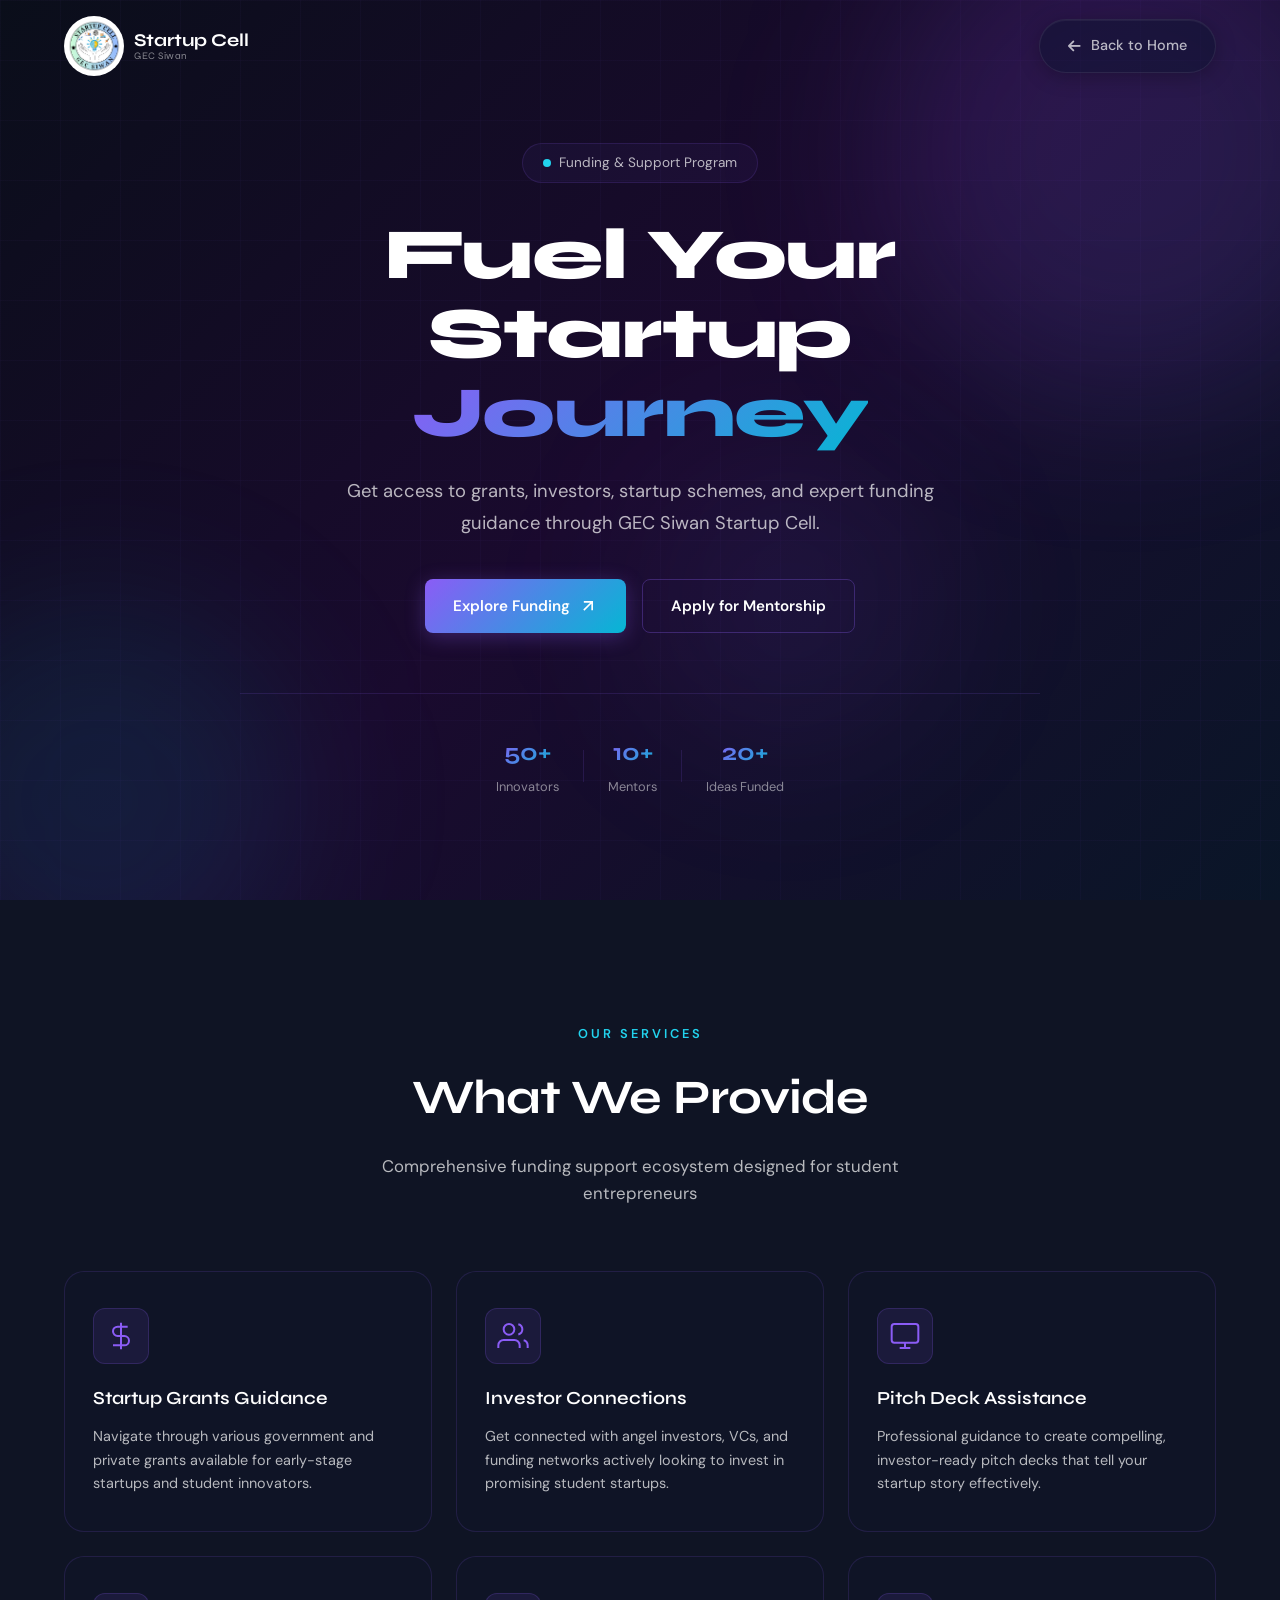
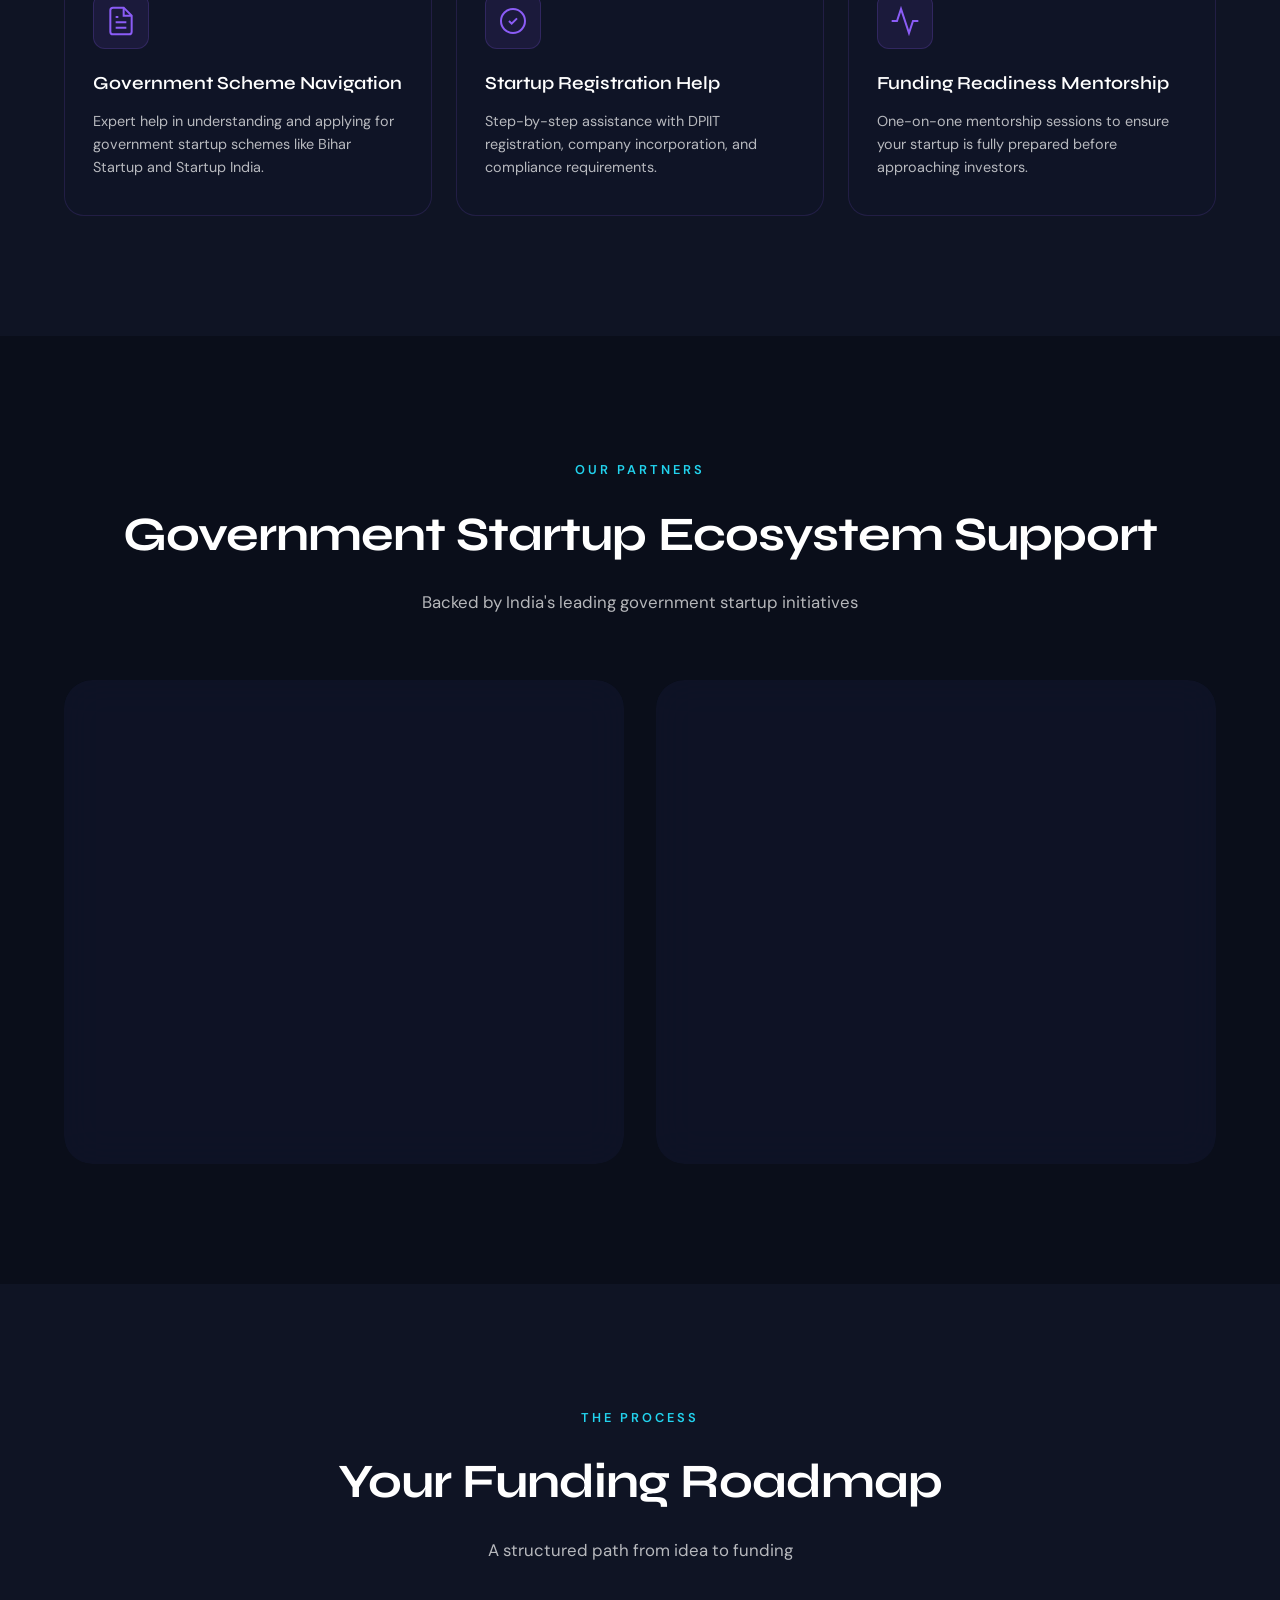
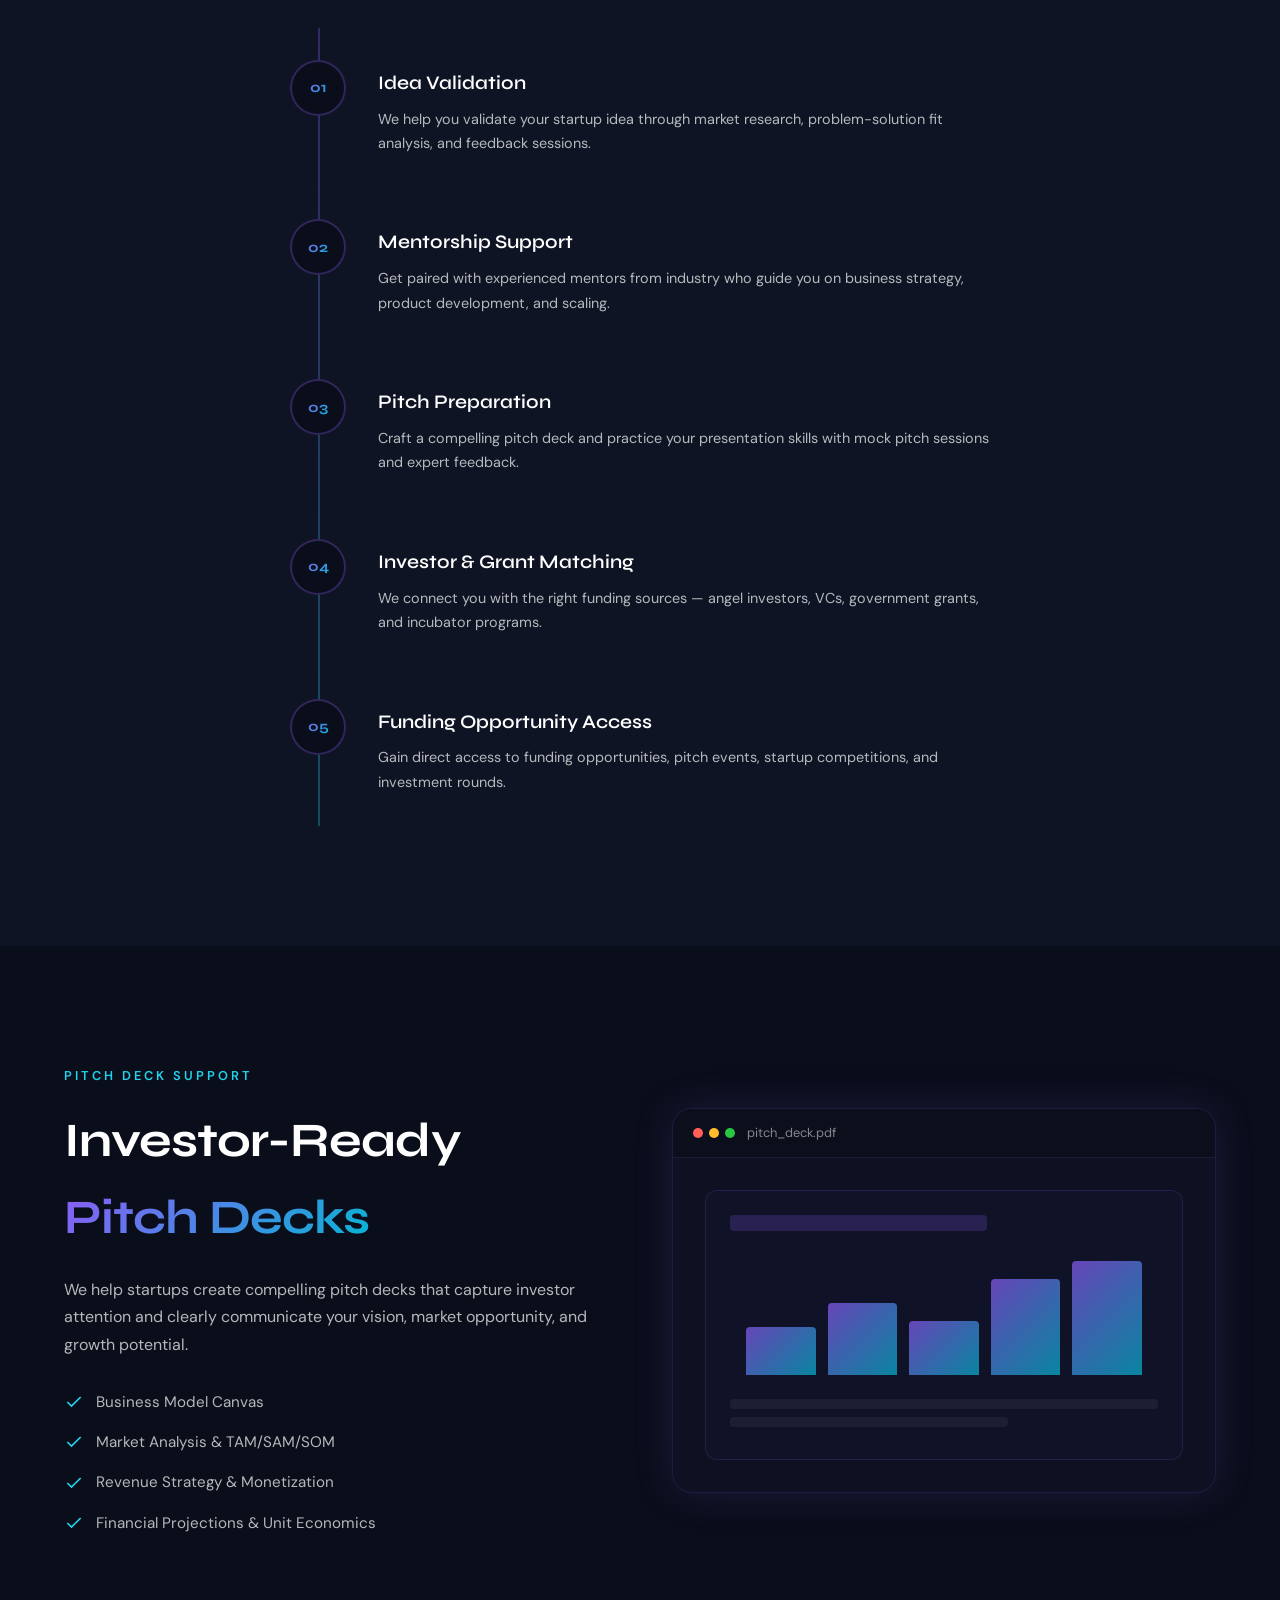
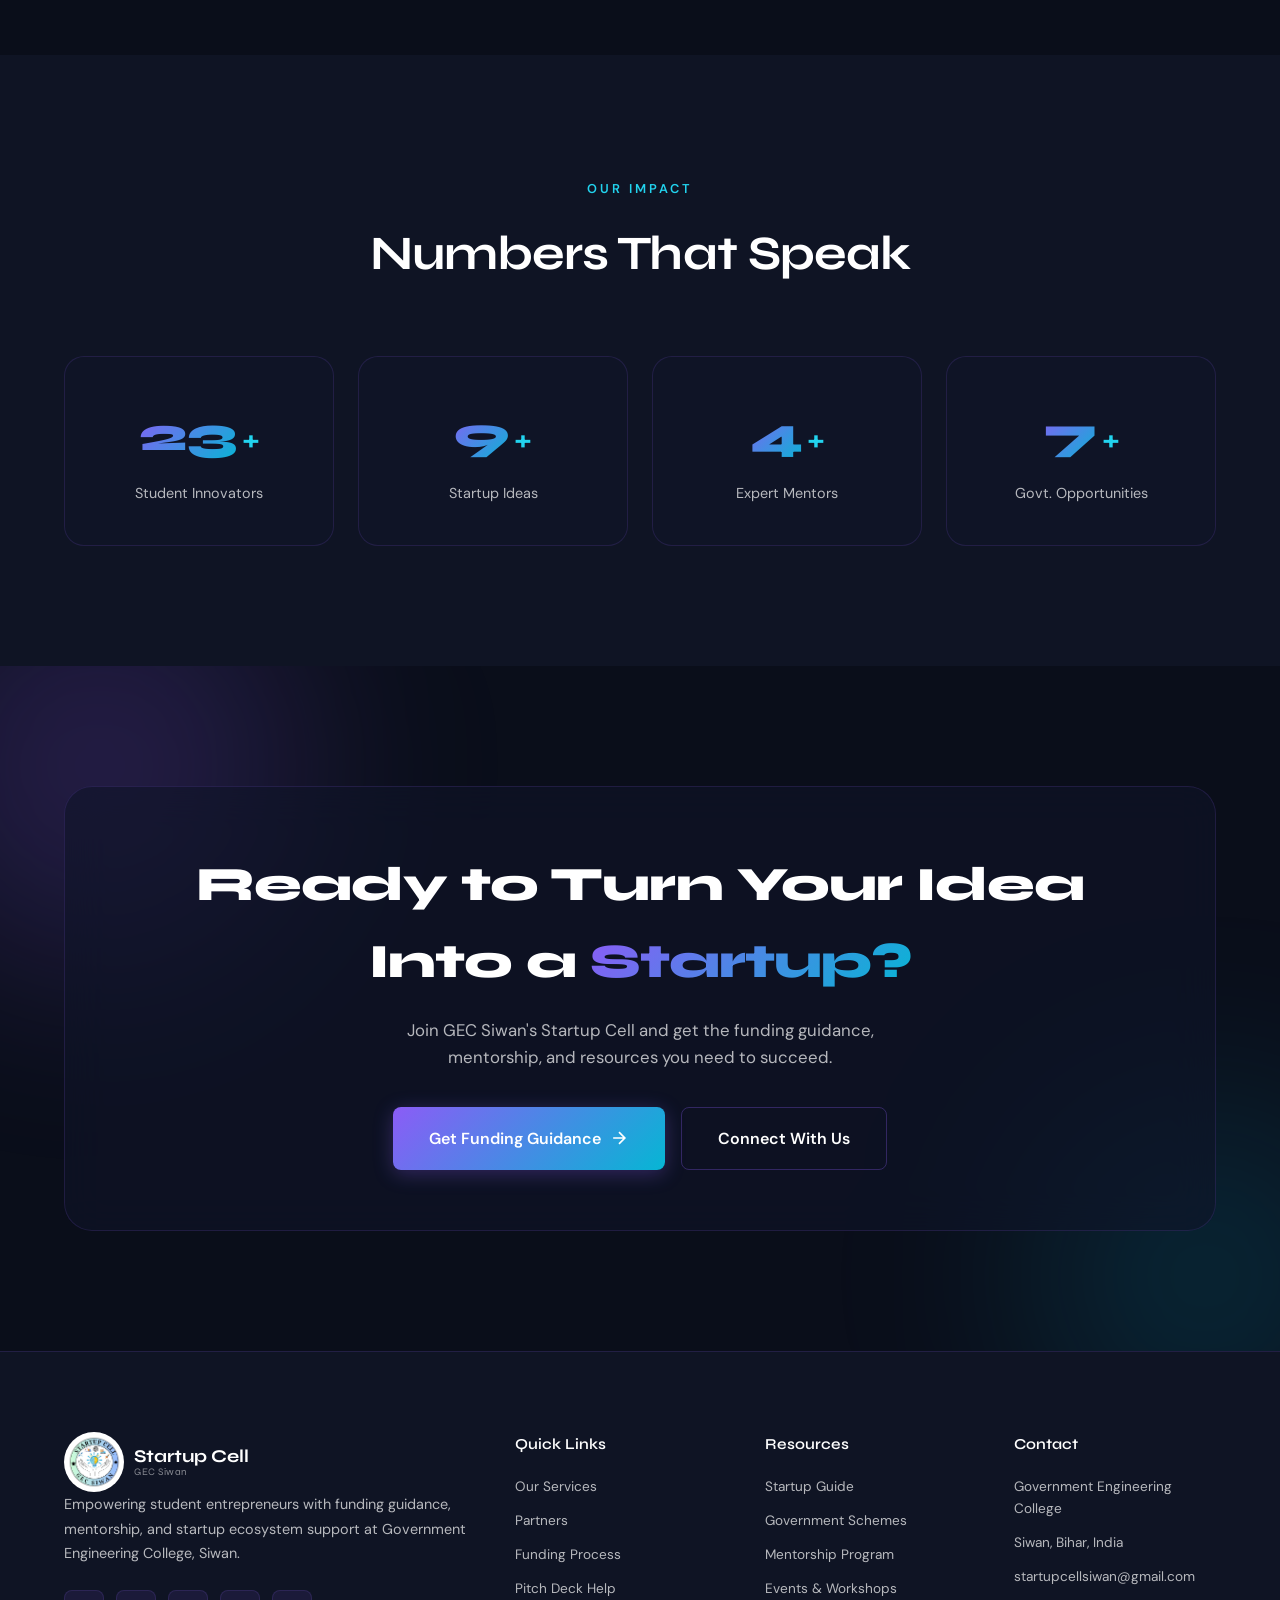
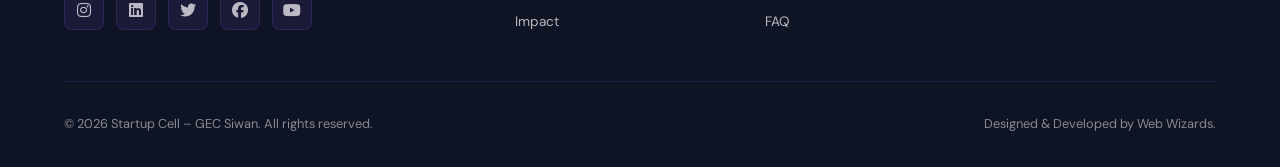
<file: funding.html>
<!DOCTYPE html>
<html lang="en">

<head>
    <meta charset="UTF-8">
    <meta name="viewport" content="width=device-width, initial-scale=1.0">
    <title>Funding & Support – Startup Cell GEC Siwan</title>
    <link rel="preconnect" href="https://fonts.googleapis.com">
    <link rel="preconnect" href="https://fonts.gstatic.com" crossorigin>
    <link href="https://fonts.googleapis.com/css2?family=Syne:wght@400;500;600;700;800&family=DM+Sans:ital,wght@0,400;0,500;0,600;0,700;1,400&display=swap"rel="stylesheet">
    <link rel="stylesheet" href="https://cdnjs.cloudflare.com/ajax/libs/font-awesome/6.5.0/css/all.min.css" />
    <link rel="stylesheet" href="funding.css">
    <link rel="icon" href="IMAGES/Startup Cell Logo.png" type="image/png">
</head>

<body>
    <!-- ========== NAVBAR ========== -->
    <nav class="navbar" id="navbar">
        <div class="nav-container">
            <a href="#" class="nav-logo">
                <div class="logo-icon">
                    <img src="IMAGES/Startup Cell Logo.png" alt="startup cell logo">
                </div>
                <div class="logo-text">Startup Cell<span>GEC Siwan</span></div>
            </a>
            <ul class="nav-links" id="navLinks">
                <!-- <li><a href="#hero">Home</a></li>
                <li><a href="#services">Services</a></li>
                <li><a href="#government">Partners</a></li>
                <li><a href="#timeline">Process</a></li>
                <li><a href="#stats">Impact</a></li>
                <li><a href="#cta" class="nav-cta">Get Funded</a></li>
                <li><a href="index.html" class="back-btn"> <i class="fa-solid fa-arrow-left"></i> Back to Home</a></li> -->
                <li><a href="index.html" class="back-btn"> <i class="fa-solid fa-arrow-left"></i> Back to Home</a></li>
            </ul>


            <button class="nav-toggle" id="navToggle" aria-label="Toggle menu">
                <span></span>
                <span></span>
                <span></span>
            </button>
        </div>
    </nav>

    <!-- ========== HERO SECTION ========== -->
    <section class="hero" id="hero">
        <div class="hero-bg">
            <div class="blob blob-1"></div>
            <div class="blob blob-2"></div>
            <div class="blob blob-3"></div>
            <div class="grid-overlay"></div>
        </div>
        <div class="hero-content">
            <div class="hero-badge fade-up">
                <span class="badge-dot"></span>
                Funding & Support Program
            </div>
            <h1 class="hero-title fade-up delay-1">
                Fuel Your Startup<br><span class="gradient-text">Journey</span>
            </h1>
            <p class="hero-subtitle fade-up delay-2">
                Get access to grants, investors, startup schemes, and expert funding guidance through GEC Siwan Startup
                Cell.
            </p>
            <div class="hero-buttons fade-up delay-3">
                <a href="#services" class="btn btn-primary">
                    <span>Explore Funding</span>
                    <svg width="20" height="20" viewBox="0 0 24 24" fill="none" stroke="currentColor" stroke-width="2">
                        <path d="M7 17l9.2-9.2M17 17V7H7" />
                    </svg>
                </a>
                <a href="#cta" class="btn btn-secondary">
                    <span>Apply for Mentorship</span>
                </a>
            </div>
            <div class="hero-stats-mini fade-up delay-4">
                <div class="mini-stat">
                    <span class="mini-stat-num">50+</span>
                    <span class="mini-stat-label">Innovators</span>
                </div>
                <div class="mini-stat-divider"></div>
                <div class="mini-stat">
                    <span class="mini-stat-num">10+</span>
                    <span class="mini-stat-label">Mentors</span>
                </div>
                <div class="mini-stat-divider"></div>
                <div class="mini-stat">
                    <span class="mini-stat-num">20+</span>
                    <span class="mini-stat-label">Ideas Funded</span>
                </div>
            </div>
        </div>
        <!-- <div class="hero-scroll-indicator">
            <div class="scroll-line"></div>
            <span>Scroll</span>
        </div> -->
    </section>

    <!-- ========== WHAT WE PROVIDE SECTION ========== -->
    <section class="services" id="services">
        <div class="container">
            <div class="section-header">
                <span class="section-tag fade-up">Our Services</span>
                <h2 class="section-title fade-up delay-1">What We Provide</h2>
                <p class="section-desc fade-up delay-2">Comprehensive funding support ecosystem designed for student
                    entrepreneurs</p>
            </div>
            <div class="services-grid">
                <div class="service-card fade-up">
                    <div class="service-icon">
                        <svg width="32" height="32" viewBox="0 0 24 24" fill="none" stroke="currentColor"
                            stroke-width="1.5">
                            <path d="M12 2v20M17 5H9.5a3.5 3.5 0 000 7h5a3.5 3.5 0 010 7H6" />
                        </svg>
                    </div>
                    <h3>Startup Grants Guidance</h3>
                    <p>Navigate through various government and private grants available for early-stage startups and
                        student innovators.</p>
                    <div class="service-card-glow"></div>
                </div>
                <div class="service-card fade-up delay-1">
                    <div class="service-icon">
                        <svg width="32" height="32" viewBox="0 0 24 24" fill="none" stroke="currentColor"
                            stroke-width="1.5">
                            <path d="M17 21v-2a4 4 0 00-4-4H5a4 4 0 00-4 4v2" />
                            <circle cx="9" cy="7" r="4" />
                            <path d="M23 21v-2a4 4 0 00-3-3.87M16 3.13a4 4 0 010 7.75" />
                        </svg>
                    </div>
                    <h3>Investor Connections</h3>
                    <p>Get connected with angel investors, VCs, and funding networks actively looking to invest in
                        promising student startups.</p>
                    <div class="service-card-glow"></div>
                </div>
                <div class="service-card fade-up delay-2">
                    <div class="service-icon">
                        <svg width="32" height="32" viewBox="0 0 24 24" fill="none" stroke="currentColor"
                            stroke-width="1.5">
                            <rect x="2" y="3" width="20" height="14" rx="2" />
                            <path d="M8 21h8M12 17v4" />
                        </svg>
                    </div>
                    <h3>Pitch Deck Assistance</h3>
                    <p>Professional guidance to create compelling, investor-ready pitch decks that tell your startup
                        story effectively.</p>
                    <div class="service-card-glow"></div>
                </div>
                <div class="service-card fade-up">
                    <div class="service-icon">
                        <svg width="32" height="32" viewBox="0 0 24 24" fill="none" stroke="currentColor"
                            stroke-width="1.5">
                            <path d="M14 2H6a2 2 0 00-2 2v16a2 2 0 002 2h12a2 2 0 002-2V8z" />
                            <path d="M14 2v6h6M16 13H8M16 17H8M10 9H8" />
                        </svg>
                    </div>
                    <h3>Government Scheme Navigation</h3>
                    <p>Expert help in understanding and applying for government startup schemes like Bihar Startup and
                        Startup India.</p>
                    <div class="service-card-glow"></div>
                </div>
                <div class="service-card fade-up delay-1">
                    <div class="service-icon">
                        <svg width="32" height="32" viewBox="0 0 24 24" fill="none" stroke="currentColor"
                            stroke-width="1.5">
                            <path d="M9 12l2 2 4-4M21 12a9 9 0 11-18 0 9 9 0 0118 0z" />
                        </svg>
                    </div>
                    <h3>Startup Registration Help</h3>
                    <p>Step-by-step assistance with DPIIT registration, company incorporation, and compliance
                        requirements.</p>
                    <div class="service-card-glow"></div>
                </div>
                <div class="service-card fade-up delay-2">
                    <div class="service-icon">
                        <svg width="32" height="32" viewBox="0 0 24 24" fill="none" stroke="currentColor"
                            stroke-width="1.5">
                            <path d="M22 12h-4l-3 9L9 3l-3 9H2" />
                        </svg>
                    </div>
                    <h3>Funding Readiness Mentorship</h3>
                    <p>One-on-one mentorship sessions to ensure your startup is fully prepared before approaching
                        investors.</p>
                    <div class="service-card-glow"></div>
                </div>
            </div>
        </div>
    </section>

    <!-- ========== GOVERNMENT SUPPORT SECTION ========== -->
    <section class="government" id="government">
        <div class="container">
            <div class="section-header">
                <span class="section-tag fade-up">Our Partners</span>
                <h2 class="section-title fade-up delay-1">Government Startup Ecosystem Support</h2>
                <p class="section-desc fade-up delay-2">Backed by India's leading government startup initiatives</p>
            </div>
            <div class="gov-grid">
                <!-- Bihar Startup Card -->
                <div class="gov-card fade-up">
                    <div class="gov-card-inner">
                        <div class="gov-logo">
                            <div class="gov-logo-placeholder">
                                <span class="gov-logo-text">
                                    <img class="gov-logo-img" src="IMAGES/Bihar Startup.png" alt="Bihar Startup Logo"
                                        class="gov-logo-img">
                                </span>
                                <span class="gov-logo-sub">Government of Bihar</span>
                            </div>
                        </div>
                        <div class="gov-info">
                            <h3>Bihar Startup</h3>
                            <p>Bihar Startup Policy aims to create a vibrant startup ecosystem in the state by providing
                                financial assistance, mentorship, and infrastructure support to aspiring entrepreneurs.
                            </p>
                            <p class="gov-quote">"Supporting student innovators and entrepreneurs across Bihar."</p>
                            <a href="https://startup.bihar.gov.in" target="_blank" rel="noopener noreferrer"
                                class="btn btn-gov">
                                <span>Visit Bihar Startup</span>
                                <svg width="16" height="16" viewBox="0 0 24 24" fill="none" stroke="currentColor"
                                    stroke-width="2">
                                    <path
                                        d="M18 13v6a2 2 0 01-2 2H5a2 2 0 01-2-2V8a2 2 0 012-2h6M15 3h6v6M10 14L21 3" />
                                </svg>
                            </a>
                        </div>
                    </div>
                    <div class="gov-card-glow"></div>
                </div>
                <!-- Startup India Card -->
                <div class="gov-card fade-up delay-1">
                    <div class="gov-card-inner">
                        <div class="gov-logo">
                            <div class="gov-logo-placeholder">
                                <span class="gov-logo-text">
                                    <img src="IMAGES/Startup India.png" alt="Startup India Logo" class="gov-logo-img">
                                </span>
                                <span class="gov-logo-sub">Government of India</span>
                            </div>
                        </div>
                        <div class="gov-info">
                            <h3>Startup India</h3>
                            <p>A flagship initiative of the Government of India, intended to catalyse startup culture
                                and build a strong and inclusive ecosystem for innovation and entrepreneurship.</p>
                            <p class="gov-quote">"Government of India initiative empowering startups nationwide."</p>
                            <a href="https://www.startupindia.gov.in" target="_blank" rel="noopener noreferrer"
                                class="btn btn-gov">
                                <span>Visit Startup India</span>
                                <svg width="16" height="16" viewBox="0 0 24 24" fill="none" stroke="currentColor"
                                    stroke-width="2">
                                    <path
                                        d="M18 13v6a2 2 0 01-2 2H5a2 2 0 01-2-2V8a2 2 0 012-2h6M15 3h6v6M10 14L21 3" />
                                </svg>
                            </a>
                        </div>
                    </div>
                    <div class="gov-card-glow"></div>
                </div>
            </div>
        </div>
    </section>

    <!-- ========== FUNDING PROCESS TIMELINE ========== -->
    <section class="timeline" id="timeline">
        <div class="container">
            <div class="section-header">
                <span class="section-tag fade-up">The Process</span>
                <h2 class="section-title fade-up delay-1">Your Funding Roadmap</h2>
                <p class="section-desc fade-up delay-2">A structured path from idea to funding</p>
            </div>
            <div class="timeline-wrapper">
                <div class="timeline-line"></div>
                <div class="timeline-item fade-up">
                    <div class="timeline-marker">
                        <span class="timeline-number">01</span>
                    </div>
                    <div class="timeline-content">
                        <h3>Idea Validation</h3>
                        <p>We help you validate your startup idea through market research, problem-solution fit
                            analysis, and feedback sessions.</p>
                    </div>
                </div>
                <div class="timeline-item fade-up delay-1">
                    <div class="timeline-marker">
                        <span class="timeline-number">02</span>
                    </div>
                    <div class="timeline-content">
                        <h3>Mentorship Support</h3>
                        <p>Get paired with experienced mentors from industry who guide you on business strategy, product
                            development, and scaling.</p>
                    </div>
                </div>
                <div class="timeline-item fade-up delay-2">
                    <div class="timeline-marker">
                        <span class="timeline-number">03</span>
                    </div>
                    <div class="timeline-content">
                        <h3>Pitch Preparation</h3>
                        <p>Craft a compelling pitch deck and practice your presentation skills with mock pitch sessions
                            and expert feedback.</p>
                    </div>
                </div>
                <div class="timeline-item fade-up">
                    <div class="timeline-marker">
                        <span class="timeline-number">04</span>
                    </div>
                    <div class="timeline-content">
                        <h3>Investor & Grant Matching</h3>
                        <p>We connect you with the right funding sources — angel investors, VCs, government grants, and
                            incubator programs.</p>
                    </div>
                </div>
                <div class="timeline-item fade-up delay-1">
                    <div class="timeline-marker">
                        <span class="timeline-number">05</span>
                    </div>
                    <div class="timeline-content">
                        <h3>Funding Opportunity Access</h3>
                        <p>Gain direct access to funding opportunities, pitch events, startup competitions, and
                            investment rounds.</p>
                    </div>
                </div>
            </div>
        </div>
    </section>

    <!-- ========== PITCH DECK SUPPORT ========== -->
    <section class="pitch-deck" id="pitch-deck">
        <div class="container">
            <div class="pitch-grid">
                <div class="pitch-content fade-up">
                    <span class="section-tag">Pitch Deck Support</span>
                    <h2 class="section-title">Investor-Ready<br><span class="gradient-text">Pitch Decks</span></h2>
                    <p class="pitch-desc">We help startups create compelling pitch decks that capture investor attention
                        and clearly communicate your vision, market opportunity, and growth potential.</p>
                    <ul class="pitch-features">
                        <li>
                            <svg width="20" height="20" viewBox="0 0 24 24" fill="none" stroke="currentColor"
                                stroke-width="2">
                                <path d="M20 6L9 17l-5-5" />
                            </svg>
                            Business Model Canvas
                        </li>
                        <li>
                            <svg width="20" height="20" viewBox="0 0 24 24" fill="none" stroke="currentColor"
                                stroke-width="2">
                                <path d="M20 6L9 17l-5-5" />
                            </svg>
                            Market Analysis & TAM/SAM/SOM
                        </li>
                        <li>
                            <svg width="20" height="20" viewBox="0 0 24 24" fill="none" stroke="currentColor"
                                stroke-width="2">
                                <path d="M20 6L9 17l-5-5" />
                            </svg>
                            Revenue Strategy & Monetization
                        </li>
                        <li>
                            <svg width="20" height="20" viewBox="0 0 24 24" fill="none" stroke="currentColor"
                                stroke-width="2">
                                <path d="M20 6L9 17l-5-5" />
                            </svg>
                            Financial Projections & Unit Economics
                        </li>
                    </ul>
                </div>
                <div class="pitch-visual fade-up delay-1">
                    <div class="pitch-mockup">
                        <div class="mockup-header">
                            <div class="mockup-dots">
                                <span></span><span></span><span></span>
                            </div>
                            <span class="mockup-title">pitch_deck.pdf</span>
                        </div>
                        <div class="mockup-body">
                            <div class="mockup-slide">
                                <div class="slide-title"></div>
                                <div class="slide-chart">
                                    <div class="chart-bar" style="height: 40%"></div>
                                    <div class="chart-bar" style="height: 60%"></div>
                                    <div class="chart-bar" style="height: 45%"></div>
                                    <div class="chart-bar" style="height: 80%"></div>
                                    <div class="chart-bar" style="height: 95%"></div>
                                </div>
                                <div class="slide-text"></div>
                                <div class="slide-text short"></div>
                            </div>
                        </div>
                    </div>
                    <!-- <div class="floating-element float-1">📊</div>
                    <div class="floating-element float-2">💡</div>
                    <div class="floating-element float-3">🚀</div> -->
                </div>
            </div>
        </div>
    </section>

    <!-- ========== STATISTICS SECTION ========== -->
    <section class="stats" id="stats">
        <div class="container">
            <div class="section-header">
                <span class="section-tag fade-up">Our Impact</span>
                <h2 class="section-title fade-up delay-1">Numbers That Speak</h2>
            </div>
            <div class="stats-grid">
                <div class="stat-card fade-up">
                    <div class="stat-number" data-target="50">0</div>
                    <div class="stat-suffix">+</div>
                    <div class="stat-label">Student Innovators</div>
                    <div class="stat-glow"></div>
                </div>
                <div class="stat-card fade-up delay-1">
                    <div class="stat-number" data-target="20">0</div>
                    <div class="stat-suffix">+</div>
                    <div class="stat-label">Startup Ideas</div>
                    <div class="stat-glow"></div>
                </div>
                <div class="stat-card fade-up delay-2">
                    <div class="stat-number" data-target="10">0</div>
                    <div class="stat-suffix">+</div>
                    <div class="stat-label">Expert Mentors</div>
                    <div class="stat-glow"></div>
                </div>
                <div class="stat-card fade-up">
                    <div class="stat-number" data-target="15">0</div>
                    <div class="stat-suffix">+</div>
                    <div class="stat-label">Govt. Opportunities</div>
                    <div class="stat-glow"></div>
                </div>
            </div>
        </div>
    </section>

    <!-- ========== CTA SECTION ========== -->
    <section class="cta" id="cta">
        <div class="cta-bg">
            <div class="cta-blob cta-blob-1"></div>
            <div class="cta-blob cta-blob-2"></div>
        </div>
        <div class="container">
            <div class="cta-content fade-up">
                <h2 class="cta-title">Ready to Turn Your Idea<br>Into a <span class="gradient-text">Startup?</span></h2>
                <p class="cta-desc">Join GEC Siwan's Startup Cell and get the funding guidance, mentorship, and
                    resources you need to succeed.</p>
                <div class="cta-buttons">
                    <a href="mentor.html" target="_blank" class="btn btn-primary btn-lg">
                        <span>Get Funding Guidance</span>
                        <svg width="20" height="20" viewBox="0 0 24 24" fill="none" stroke="currentColor"
                            stroke-width="2">
                            <path d="M5 12h14M12 5l7 7-7 7" />
                        </svg>
                    </a>
                    <a href="index.html#contact" class="btn btn-secondary btn-lg">
                        <!--Link To A section of another page   -->
                        <span>Connect With Us</span>
                    </a>
                </div>
            </div>
        </div>
    </section>

    <!-- ========== FOOTER ========== -->
    <footer class="footer">
        <div class="container">
            <div class="footer-grid">
                <div class="footer-brand">
                    <!-- <a href="#" class="footer-logo"> -->
                    <div class="nav-logo">
                        <div class="logo-icon"><img src="IMAGES/Startup Cell Logo.png"></div>
                        <div class="logo-text">Startup Cell<span>GEC Siwan</span></div>
                    </div>
                    <p>Empowering student entrepreneurs with funding guidance, mentorship, and startup ecosystem support
                        at Government Engineering College, Siwan.</p>
                    <div class="footer-socials">
                        <a href="https://www.instagram.com/scellgecsiwan?igsh=MWdob2xvY2lmMjdhZA==" target="_blank"><i
                                class="fa-brands fa-instagram"></i></a>
                        <a href="https://in.linkedin.com/in/scellgecsiwan" target="_blank"><i
                                class="fa-brands fa-linkedin"></i></a>
                        <a href="https://x.com/SCellGecSiwan" target="_blank"><i class="fa-brands fa-twitter"></i></a>
                        <a href="https://www.facebook.com/SCellGecSiwan" target="_blank"><i
                                class="fa-brands fa-facebook"></i></a>
                        <a href="https://youtube.com/@startupgecsiwan?si=REvMBt-APEKCzhYm" target="_blank"><i
                                class="fa-brands fa-youtube"></i></a>
                    </div>
                </div>
                <div class="footer-links">
                    <h4>Quick Links</h4>
                    <ul>
                        <li><a href="#services">Our Services</a></li>
                        <li><a href="#government">Partners</a></li>
                        <li><a href="#timeline">Funding Process</a></li>
                        <li><a href="#pitch-deck">Pitch Deck Help</a></li>
                        <li><a href="#stats">Impact</a></li>
                    </ul>
                </div>
                <div class="footer-links">
                    <h4>Resources</h4>
                    <ul>
                        <li><a href="#">Startup Guide</a></li>
                        <li><a href="#government">Government Schemes</a></li>
                        <li><a href="mentor.html">Mentorship Program</a></li>
                        <li><a href="#">Events & Workshops</a></li>
                        <li><a href="#">FAQ</a></li>
                    </ul>
                </div>
                <div class="footer-links">
                    <h4>Contact</h4>
                    <ul>
                        <li>Government Engineering College</li>
                        <li>Siwan, Bihar, India</li>
                        <li><a href="mailto:startupcellsiwan@gmail.com">startupcellsiwan@gmail.com</a></li>
                    </ul>
                </div>
            </div>
            <div class="footer-bottom">
                <p>&copy; 2026 Startup Cell – GEC Siwan. All rights reserved.</p>
                <p>Designed & Developed by Web Wizards.</p>
            </div>
        </div>
    </footer>

    <script src="funding.js"></script>
</body>

</html>
</file>
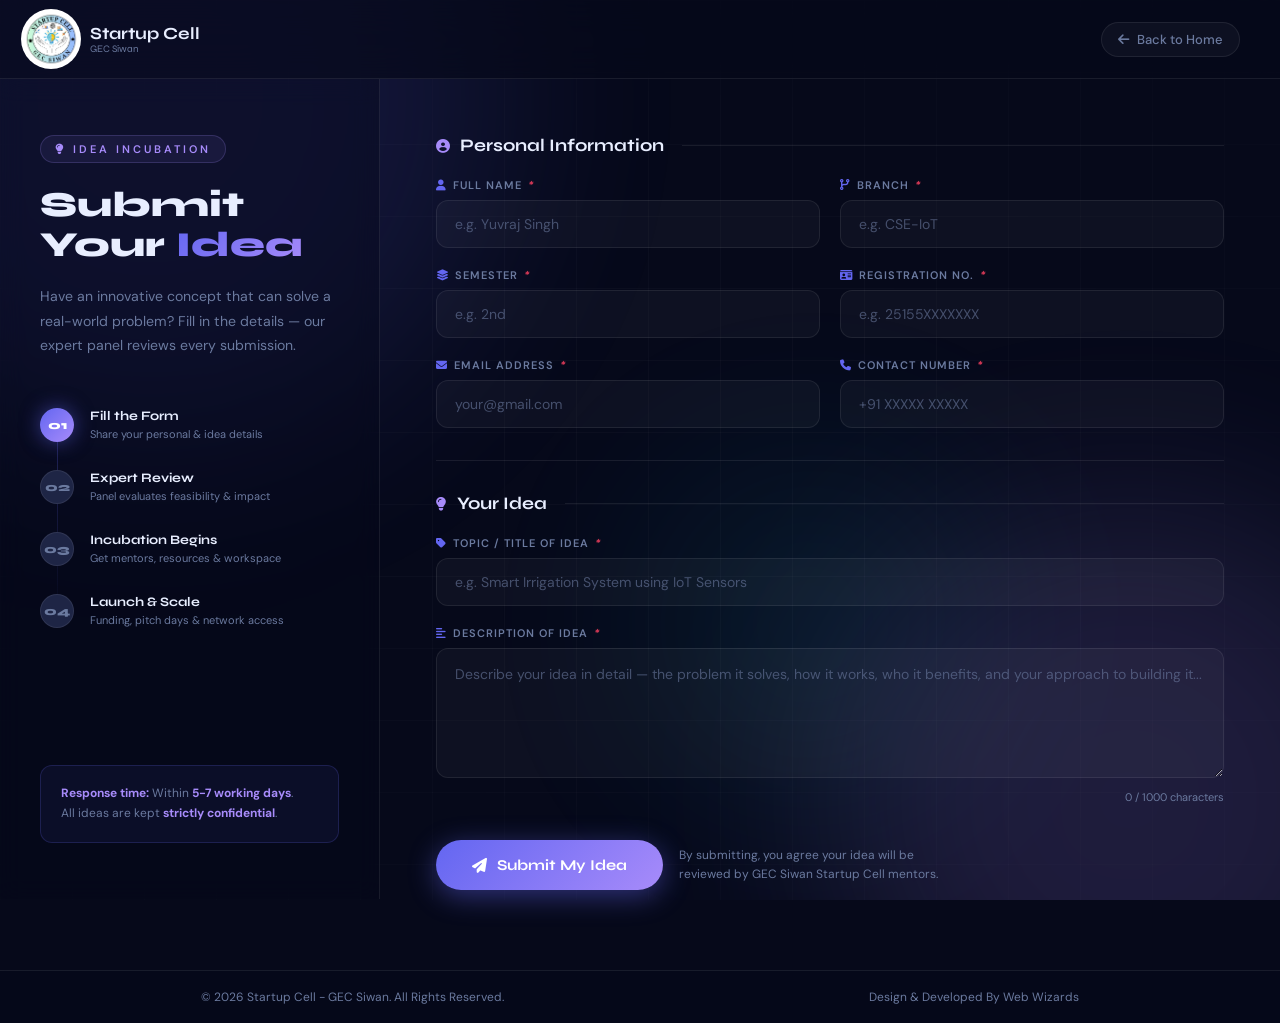
<file: idea.html>
<!DOCTYPE html>
<html lang="en">
<head>
  <meta charset="UTF-8"/>
  <meta name="viewport" content="width=device-width, initial-scale=1.0"/>
  <title>Submit Your Idea – GEC Siwan Startup Cell</title>
  <link href="https://fonts.googleapis.com/css2?family=Syne:wght@400;600;700;800&family=DM+Sans:wght@300;400;500&display=swap" rel="stylesheet"/>
  <link rel="stylesheet" href="https://cdnjs.cloudflare.com/ajax/libs/font-awesome/6.5.0/css/all.min.css"/>
  <link rel="stylesheet" href="idea.css">
  <link rel="shortcut icon" href="IMAGES/Startup Cell Logo.png" type="image/x-icon">
</head>
<body>

  <!-- Background -->
  <div class="bg-canvas">
    <div class="bg-orb o1"></div>
    <div class="bg-orb o2"></div>
    <div class="bg-orb o3"></div>
    <div class="grid-lines"></div>
  </div>

  <!-- Toast Container -->
  <div class="toast-wrap" id="toastWrap"></div>

  <!-- Page Wrapper -->
  <div class="page-wrap">

    <!-- ── Top Bar ── -->
    <header class="topbar">
      <a href="index.html" class="logo">
        <div class="logo-box">
          <img src="IMAGES/Startup Cell Logo.png" alt="Startup Cell Logo">
        </div>
        <div class="logo-name">Startup Cell <small>GEC Siwan</small></div>
      </a>
      <a href="index.html" class="back-btn">
        <i class="fa-solid fa-arrow-left"></i> Back to Home
      </a>
    </header>

    <!-- ── Sidebar ── -->
    <aside class="sidebar">
      <span class="sidebar-eyebrow"><i class="fa-solid fa-lightbulb"></i> Idea Incubation</span>
      <h1 class="sidebar-title">Submit Your <span class="grad-text">Idea</span></h1>
      <p class="sidebar-desc">Have an innovative concept that can solve a real-world problem? Fill in the details — our expert panel reviews every submission.</p>

      <div class="steps">
        <div class="step-item">
          <div class="step-dot active">01</div>
          <div class="step-text">
            <h5>Fill the Form</h5>
            <p>Share your personal &amp; idea details</p>
          </div>
        </div>
        <div class="step-item">
          <div class="step-dot pending">02</div>
          <div class="step-text">
            <h5>Expert Review</h5>
            <p>Panel evaluates feasibility &amp; impact</p>
          </div>
        </div>
        <div class="step-item">
          <div class="step-dot pending">03</div>
          <div class="step-text">
            <h5>Incubation Begins</h5>
            <p>Get mentors, resources &amp; workspace</p>
          </div>
        </div>
        <div class="step-item">
          <div class="step-dot pending">04</div>
          <div class="step-text">
            <h5>Launch &amp; Scale</h5>
            <p>Funding, pitch days &amp; network access</p>
          </div>
        </div>
      </div>

      <div class="sidebar-info">
        <p><strong>Response time:</strong> Within <strong>5-7 working days</strong>.<br/>All ideas are kept <strong>strictly confidential</strong>.</p>
      </div>
    </aside>

    <!-- ── Form Panel ── -->
    <section class="form-panel">
      <form id="ideaForm" novalidate>

        <!-- Personal Info -->
        <div class="form-section-title reveal d1">
          <i class="fa-solid fa-user-circle"></i> Personal Information <span></span>
        </div>

        <div class="form-row reveal d1">
          <div class="field">
            <label><i class="fa-solid fa-user"></i> Full Name <em style="color:#f43f5e">*</em></label>
            <input type="text" id="name" name="name" placeholder="e.g. Yuvraj Singh" required/>
          </div>
          <div class="field">
            <label><i class="fa-solid fa-code-branch"></i> Branch <em style="color:#f43f5e">*</em></label>
            <input type="text" id="branch" name="branch" placeholder="e.g. CSE-IoT" required/>
          </div>
        </div>

        <div class="form-row reveal d2">
          <div class="field">
            <label><i class="fa-solid fa-layer-group"></i> Semester <em style="color:#f43f5e">*</em></label>
            <input type="text" id="semester" name="semester" placeholder="e.g. 2nd" required/>
          </div>
          <div class="field">
            <label><i class="fa-solid fa-id-card"></i> Registration No. <em style="color:#f43f5e">*</em></label>
            <input type="text" id="regNo" name="regNo" placeholder="e.g. 25155XXXXXXX" required/>
          </div>
        </div>

        <div class="form-row reveal d3">
          <div class="field">
            <label><i class="fa-solid fa-envelope"></i> Email Address <em style="color:#f43f5e">*</em></label>
            <input type="email" id="email" name="email" placeholder="your@gmail.com" required/>
          </div>
          <div class="field">
            <label><i class="fa-solid fa-phone"></i> Contact Number <em style="color:#f43f5e">*</em></label>
            <input type="tel" id="phone" name="phone" placeholder="+91 XXXXX XXXXX" required/>
          </div>
        </div>

        <div class="form-divider reveal"></div>

        <!-- Idea Info -->
        <div class="form-section-title reveal d1">
          <i class="fa-solid fa-lightbulb"></i> Your Idea <span></span>
        </div>

        <div class="form-row full reveal d2">
          <div class="field">
            <label><i class="fa-solid fa-tag"></i> Topic / Title of Idea <em style="color:#f43f5e">*</em></label>
            <input type="text" id="topic" name="topic" placeholder="e.g. Smart Irrigation System using IoT Sensors" required/>
          </div>
        </div>

        <div class="form-row full reveal d3">
          <div class="field">
            <label><i class="fa-solid fa-align-left"></i> Description of Idea <em style="color:#f43f5e">*</em></label>
            <textarea id="desc" name="desc" placeholder="Describe your idea in detail — the problem it solves, how it works, who it benefits, and your approach to building it..." required maxlength="1000"></textarea>
            <p class="field-hint"><span id="charCount">0</span> / 1000 characters</p>
          </div>
        </div>

        <!-- Submit -->
        <div class="submit-row reveal d4">
          <button type="submit" class="btn-submit" id="submitBtn">
            <i class="fa-solid fa-paper-plane"></i>
            Submit My Idea
          </button>
          <p class="submit-note">By submitting, you agree your idea will be reviewed by GEC Siwan Startup Cell mentors.</p>
        </div>

      </form>
    </section><!-- /form-panel -->

    <!-- Footer -->
    <footer class="page-footer">
      <p class="p1">&copy; 2026 Startup Cell - GEC Siwan. All Rights Reserved.</p>
        <p class="p2">Design & Developed By</i> Web Wizards</p>
    </footer>

  </div><!-- /page-wrap -->

  <script src="idea.js"></script>
</body>
</html>
</file>
<file: funding.css>
/* ========== CSS VARIABLES & RESET ========== */
:root {
    --bg-primary: #0a0e1a;
    --bg-secondary: #0f1424;
    --bg-card: rgba(15, 20, 40, 0.6);
    --border-color: rgba(139, 92, 246, 0.15);
    --border-glow: rgba(139, 92, 246, 0.3);
    --purple-500: #8b5cf6;
    --purple-600: #7c3aed;
    --purple-700: #6d28d9;
    --cyan-400: #22d3ee;
    --cyan-500: #06b6d4;
    --gradient-primary: linear-gradient(135deg, #8b5cf6, #06b6d4);
    --gradient-hero: linear-gradient(135deg, #0a0e1a 0%, #1a0a2e 50%, #0a1628 100%);
    --text-primary: #ffffff;
    --text-secondary: rgba(255, 255, 255, 0.7);
    --text-muted: rgba(255, 255, 255, 0.5);
    --font-heading: 'Syne', sans-serif;
    --font-body: 'DM Sans', sans-serif;
    --radius-sm: 8px;
    --radius-md: 12px;
    --radius-lg: 20px;
    --radius-xl: 28px;
    --shadow-glow: 0 0 40px rgba(139, 92, 246, 0.15);
    --transition: all 0.3s cubic-bezier(0.4, 0, 0.2, 1);
}

*,
*::before,
*::after {
    margin: 0;
    padding: 0;
    box-sizing: border-box;
}

html {
    scroll-behavior: smooth;
    scroll-padding-top: 80px;
}

body {
    font-family: var(--font-body);
    background: var(--bg-primary);
    color: var(--text-primary);
    line-height: 1.6;
    overflow-x: hidden;
    -webkit-font-smoothing: antialiased;
}

a {
    text-decoration: none;
    color: inherit;
}

ul {
    list-style: none;
}

img {
    max-width: 100%;
    display: block;
}

.container {
    max-width: 1200px;
    margin: 0 auto;
    padding: 0 24px;
}

/* ========== ANIMATIONS ========== */
.fade-up {
    opacity: 0;
    transform: translateY(30px);
    transition: opacity 0.6s ease, transform 0.6s ease;
}

.fade-up.visible {
    opacity: 1;
    transform: translateY(0);
}

.delay-1 {
    transition-delay: 0.1s;
}

.delay-2 {
    transition-delay: 0.2s;
}

.delay-3 {
    transition-delay: 0.3s;
}

.delay-4 {
    transition-delay: 0.4s;
}

@keyframes float {

    0%,
    100% {
        transform: translateY(0px);
    }

    50% {
        transform: translateY(-20px);
    }
}

@keyframes pulse-glow {

    0%,
    100% {
        opacity: 0.4;
    }

    50% {
        opacity: 0.8;
    }
}

@keyframes blob-move {

    0%,
    100% {
        transform: translate(0, 0) scale(1);
    }

    25% {
        transform: translate(30px, -50px) scale(1.1);
    }

    50% {
        transform: translate(-20px, 20px) scale(0.9);
    }

    75% {
        transform: translate(20px, 30px) scale(1.05);
    }
}

@keyframes scroll-line {
    0% {
        transform: scaleY(0);
        transform-origin: top;
    }

    50% {
        transform: scaleY(1);
        transform-origin: top;
    }

    51% {
        transform: scaleY(1);
        transform-origin: bottom;
    }

    100% {
        transform: scaleY(0);
        transform-origin: bottom;
    }
}

@keyframes counter-glow {

    0%,
    100% {
        box-shadow: 0 0 20px rgba(139, 92, 246, 0.1);
    }

    50% {
        box-shadow: 0 0 40px rgba(139, 92, 246, 0.3);
    }
}

/* ========== NAVBAR ========== */
.navbar {
    position: fixed;
    top: 0;
    left: 0;
    right: 0;
    z-index: 1000;
    padding: 16px 0;
    transition: var(--transition);
    backdrop-filter: blur(0px);
}

.navbar.scrolled {
    padding: 12px 0;
    background: rgba(10, 14, 26, 0.9);
    backdrop-filter: blur(20px);
    border-bottom: 1px solid var(--border-color);
}

.nav-container {
    max-width: 1200px;
    margin: 0 auto;
    padding: 0 24px;
    display: flex;
    align-items: center;
    justify-content: space-between;
}

.nav-logo {
    display: flex;
    align-items: center;
    gap: 10px;
    font-family: var(--font-heading);
    font-weight: 700;
    font-size: 1.1rem;
}

.logo-icon {
    font-size: 1.4rem;
}

.logo-icon img {
    height: 60px;
    width: 60px;
    border-radius: 50%;
    object-fit: cover;
}

.logo-text {
    font-family: var(--font-display);
    font-weight: 700;
    font-size: 18px;
    display: flex;
    flex-direction: column;
    line-height: 1;
}

.logo-text span {
    font-size: 10px;
    font-weight: 400;
    color: var(--text-muted);
    /* Optional: Add a muted color for the subtext */
    letter-spacing: 0.5px;
    margin-top: 2px;
}

/* .logo-accent {
    color: var(--text-muted);
    font-weight: 400;
    font-size: 0.85rem;
} */

.nav-links {
    display: flex;
    align-items: center;
    gap: 32px;
}

.nav-links a {
    font-size: 0.9rem;
    color: var(--text-secondary);
    transition: var(--transition);
    position: relative;
}

.nav-links a:hover {
    color: var(--text-primary);
}

.nav-links a::after {
    content: '';
    position: absolute;
    bottom: -4px;
    left: 0;
    width: 0;
    height: 2px;
    background: var(--gradient-primary);
    transition: var(--transition);
    border-radius: 2px;
}

/* .nav-links a:hover::after {     Animated underline 
    width: 100%;
} */

/* .back-btn {
      display:inline-flex; align-items:center; gap:8px;
      font-size:13px; font-weight:500; color:var(--muted);
      background: var(--surface); border:1px solid var(--border);
      padding:8px 16px; border-radius:100px;
      text-decoration:none; transition:all 0.2s;
    }
    .back-btn:hover { color:var(--text); border-color:rgba(255,255,255,0.18); background:var(--surface2); } */

.back-btn {
    display: inline-flex;
    align-items: center;
    gap: 10px;

    padding: 14px 28px;
    border-radius: 999px;

    background: rgba(10, 18, 45, 0.45);
    /* dark transparent bg */
    border: 1px solid rgba(255, 255, 255, 0.08);

    color: #bfc9ff;
    font-size: 16px;
    font-weight: 500;

    backdrop-filter: blur(12px);
    -webkit-backdrop-filter: blur(12px);

    box-shadow:
        inset 0 1px 0 rgba(255, 255, 255, 0.05),
        0 4px 20px rgba(0, 0, 0, 0.25);

    transition: all 0.3s ease;

    text-decoration: none;
}

.back-btn:hover {
    transform: translateY(-2px);
    border-color: rgba(255, 255, 255, 0.15);
    background: rgba(15, 25, 60, 0.55);
}

@media (max-width: 480px) {
    .back-home-btn {
        padding: 12px 22px;
        font-size: 14px;
        gap: 8px;
    }
}

.nav-cta {
    background: var(--gradient-primary);
    padding: 8px 20px !important;
    border-radius: var(--radius-sm);
    font-weight: 600;
    color: white !important;
}

.nav-cta::after {
    display: none !important;
}

.nav-cta:hover {
    transform: translateY(-2px);
    box-shadow: 0 4px 20px rgba(139, 92, 246, 0.4);
}

.nav-toggle {
    display: none;
    flex-direction: column;
    gap: 5px;
    background: none;
    border: none;
    cursor: pointer;
    padding: 4px;
}

.nav-toggle span {
    width: 24px;
    height: 2px;
    background: var(--text-primary);
    border-radius: 2px;
    transition: var(--transition);
}

/* ========== HERO SECTION ========== */
.hero {
    min-height: 100vh;
    display: flex;
    align-items: center;
    justify-content: center;
    position: relative;
    padding: 120px 24px 80px;
    overflow: hidden;
}

.hero-bg {
    position: absolute;
    inset: 0;
    background: var(--gradient-hero);
}

.blob {
    position: absolute;
    border-radius: 50%;
    filter: blur(80px);
    animation: blob-move 12s infinite ease-in-out;
}

.blob-1 {
    width: 500px;
    height: 500px;
    background: rgba(139, 92, 246, 0.15);
    top: -100px;
    right: -100px;
    animation-delay: 0s;
}

.blob-2 {
    width: 400px;
    height: 400px;
    background: rgba(6, 182, 212, 0.1);
    bottom: -100px;
    left: -100px;
    animation-delay: -4s;
}

.blob-3 {
    width: 300px;
    height: 300px;
    background: rgba(139, 92, 246, 0.08);
    top: 50%;
    left: 50%;
    animation-delay: -8s;
}

.grid-overlay {
    position: absolute;
    inset: 0;
    background-image:
        linear-gradient(rgba(139, 92, 246, 0.03) 1px, transparent 1px),
        linear-gradient(90deg, rgba(139, 92, 246, 0.03) 1px, transparent 1px);
    background-size: 60px 60px;
}

.hero-content {
    position: relative;
    z-index: 2;
    text-align: center;
    max-width: 800px;
}

.hero-badge {
    display: inline-flex;
    align-items: center;
    gap: 8px;
    padding: 8px 20px;
    border: 1px solid var(--border-color);
    border-radius: 50px;
    font-size: 0.85rem;
    color: var(--text-secondary);
    margin-bottom: 32px;
    background: rgba(139, 92, 246, 0.05);
}

.badge-dot {
    width: 8px;
    height: 8px;
    border-radius: 50%;
    background: var(--cyan-400);
    animation: pulse-glow 2s infinite;
}

.hero-title {
    font-family: var(--font-heading);
    font-size: clamp(2.5rem, 6vw, 4.5rem);
    font-weight: 800;
    line-height: 1.1;
    margin-bottom: 24px;
    letter-spacing: -0.02em;
}

.gradient-text {
    background: var(--gradient-primary);
    -webkit-background-clip: text;
    -webkit-text-fill-color: transparent;
    background-clip: text;
}

.hero-subtitle {
    font-size: 1.15rem;
    color: var(--text-secondary);
    max-width: 600px;
    margin: 0 auto 40px;
    line-height: 1.7;
}

.hero-buttons {
    display: flex;
    gap: 16px;
    justify-content: center;
    flex-wrap: wrap;
}

.hero-stats-mini {
    display: flex;
    align-items: center;
    justify-content: center;
    gap: 24px;
    margin-top: 60px;
    padding-top: 40px;
    border-top: 1px solid var(--border-color);
}

.mini-stat {
    display: flex;
    flex-direction: column;
    align-items: center;
    gap: 4px;
}

.mini-stat-num {
    font-family: var(--font-heading);
    font-size: 1.5rem;
    font-weight: 700;
    background: var(--gradient-primary);
    -webkit-background-clip: text;
    -webkit-text-fill-color: transparent;
}

.mini-stat-label {
    font-size: 0.8rem;
    color: var(--text-muted);
}

.mini-stat-divider {
    width: 1px;
    height: 32px;
    background: var(--border-color);
}

.hero-scroll-indicator {
    position: absolute;
    bottom: 40px;
    left: 50%;
    transform: translateX(-50%);
    display: flex;
    flex-direction: column;
    align-items: center;
    gap: 8px;
}

.scroll-line {
    width: 1px;
    height: 40px;
    background: var(--gradient-primary);
    animation: scroll-line 2s infinite;
}

.hero-scroll-indicator span {
    font-size: 0.7rem;
    color: var(--text-muted);
    letter-spacing: 2px;
    text-transform: uppercase;
}

/* ========== BUTTONS ========== */
.btn {
    display: inline-flex;
    align-items: center;
    gap: 8px;
    padding: 14px 28px;
    border-radius: var(--radius-sm);
    font-family: var(--font-body);
    font-size: 0.95rem;
    font-weight: 600;
    transition: var(--transition);
    cursor: pointer;
    border: none;
}

.btn-primary {
    background: var(--gradient-primary);
    color: white;
    box-shadow: 0 4px 20px rgba(139, 92, 246, 0.3);
}

.btn-primary:hover {
    transform: translateY(-3px);
    box-shadow: 0 8px 30px rgba(139, 92, 246, 0.5);
}

.btn-secondary {
    background: transparent;
    color: var(--text-primary);
    border: 1px solid var(--border-glow);
}

.btn-secondary:hover {
    background: rgba(139, 92, 246, 0.1);
    border-color: var(--purple-500);
    transform: translateY(-3px);
}

.btn-gov {
    background: rgba(139, 92, 246, 0.1);
    border: 1px solid var(--border-glow);
    color: var(--cyan-400);
    padding: 10px 20px;
    font-size: 0.85rem;
}

.btn-gov:hover {
    background: rgba(139, 92, 246, 0.2);
    transform: translateY(-2px);
}

.btn-lg {
    padding: 18px 36px;
    font-size: 1rem;
}

/* ========== SECTION STYLES ========== */
section {
    padding: 120px 0;
    position: relative;
}

.section-header {
    text-align: center;
    margin-bottom: 64px;
}

.section-tag {
    display: inline-block;
    font-size: 0.8rem;
    font-weight: 600;
    color: var(--cyan-400);
    text-transform: uppercase;
    letter-spacing: 3px;
    margin-bottom: 16px;
}

.section-title {
    font-family: var(--font-heading);
    font-size: clamp(2rem, 4vw, 3rem);
    font-weight: 700;
    margin-bottom: 16px;
    letter-spacing: -0.02em;
}

.section-desc {
    font-size: 1.05rem;
    color: var(--text-secondary);
    max-width: 550px;
    margin: 0 auto;
}

/* ========== SERVICES SECTION ========== */
.services {
    background: var(--bg-secondary);
}

.services-grid {
    display: grid;
    grid-template-columns: repeat(3, 1fr);
    gap: 24px;
}

.service-card {
    position: relative;
    background: var(--bg-card);
    border: 1px solid var(--border-color);
    border-radius: var(--radius-lg);
    padding: 36px 28px;
    transition: var(--transition);
    overflow: hidden;
}

.service-card:hover {
    transform: translateY(-8px);
    border-color: var(--border-glow);
    box-shadow: var(--shadow-glow);
}

.service-card-glow {
    position: absolute;
    top: 0;
    left: 0;
    right: 0;
    height: 1px;
    background: var(--gradient-primary);
    opacity: 0;
    transition: var(--transition);
}

.service-card:hover .service-card-glow {
    opacity: 1;
}

.service-icon {
    width: 56px;
    height: 56px;
    display: flex;
    align-items: center;
    justify-content: center;
    border-radius: var(--radius-md);
    background: rgba(139, 92, 246, 0.1);
    border: 1px solid rgba(139, 92, 246, 0.2);
    margin-bottom: 20px;
    color: var(--purple-500);
    transition: var(--transition);
}

.service-card:hover .service-icon {
    background: rgba(139, 92, 246, 0.2);
    transform: scale(1.1);
}

.service-card h3 {
    font-family: var(--font-heading);
    font-size: 1.15rem;
    font-weight: 600;
    margin-bottom: 12px;
}

.service-card p {
    font-size: 0.9rem;
    color: var(--text-secondary);
    line-height: 1.6;
}

/* ========== GOVERNMENT SECTION ========== */
.gov-grid {
    display: grid;
    grid-template-columns: repeat(2, 1fr);
    gap: 32px;
}

.gov-card {
    position: relative;
    border-radius: var(--radius-xl);
    overflow: hidden;
    transition: var(--transition);
}

.gov-card:hover {
    transform: translateY(-6px);
}

.gov-card-inner {
    position: relative;
    background: rgba(15, 20, 40, 0.8);
    backdrop-filter: blur(20px);
    border: 1px solid var(--border-color);
    border-radius: var(--radius-xl);
    padding: 40px;
    height: 100%;
    transition: var(--transition);
}

.gov-card:hover .gov-card-inner {
    border-color: var(--border-glow);
}

.gov-card-glow {
    position: absolute;
    inset: -1px;
    border-radius: var(--radius-xl);
    background: var(--gradient-primary);
    opacity: 0;
    transition: var(--transition);
    z-index: -1;
}

.gov-card:hover .gov-card-glow {
    opacity: 0.15;
}

.gov-logo {
    margin-bottom: 24px;
}

.gov-logo-placeholder {
    display: flex;
    flex-direction: column;
    gap: 4px;
    padding: 16px 24px;
    background: rgba(139, 92, 246, 0.05);
    border: 1px solid var(--border-color);
    border-radius: var(--radius-md);
    display: inline-flex;
}

.gov-logo-text {
    font-family: var(--font-heading);
    font-size: 1.2rem;
    font-weight: 700;
    background: var(--gradient-primary);
    -webkit-background-clip: text;
    -webkit-text-fill-color: transparent;
}

.gov-logo-img {
    width: 100px;
    height: 100px;
    object-fit: contain;
}

.gov-logo-sub {
    font-size: 0.75rem;
    color: var(--text-muted);
}

.gov-info h3 {
    font-family: var(--font-heading);
    font-size: 1.4rem;
    font-weight: 700;
    margin-bottom: 12px;
}

.gov-info p {
    font-size: 0.9rem;
    color: var(--text-secondary);
    margin-bottom: 16px;
    line-height: 1.7;
}

.gov-quote {
    font-style: italic;
    color: var(--cyan-400) !important;
    font-size: 0.85rem !important;
    padding-left: 16px;
    border-left: 2px solid var(--cyan-400);
}

/* ========== TIMELINE SECTION ========== */
.timeline {
    background: var(--bg-secondary);
}

.timeline-wrapper {
    position: relative;
    max-width: 700px;
    margin: 0 auto;
}

.timeline-line {
    position: absolute;
    left: 28px;
    top: 0;
    bottom: 0;
    width: 2px;
    background: linear-gradient(to bottom, var(--purple-500), var(--cyan-400));
    opacity: 0.3;
}

.timeline-item {
    display: flex;
    gap: 32px;
    padding: 32px 0;
    position: relative;
}

.timeline-marker {
    width: 56px;
    height: 56px;
    min-width: 56px;
    display: flex;
    align-items: center;
    justify-content: center;
    border-radius: 50%;
    background: var(--bg-primary);
    border: 2px solid var(--border-glow);
    position: relative;
    z-index: 2;
    transition: var(--transition);
}

.timeline-item:hover .timeline-marker {
    border-color: var(--purple-500);
    box-shadow: 0 0 20px rgba(139, 92, 246, 0.3);
    transform: scale(1.1);
}

.timeline-number {
    font-family: var(--font-heading);
    font-size: 0.9rem;
    font-weight: 700;
    background: var(--gradient-primary);
    -webkit-background-clip: text;
    -webkit-text-fill-color: transparent;
}

.timeline-content {
    flex: 1;
    padding-top: 8px;
}

.timeline-content h3 {
    font-family: var(--font-heading);
    font-size: 1.2rem;
    font-weight: 600;
    margin-bottom: 8px;
}

.timeline-content p {
    font-size: 0.9rem;
    color: var(--text-secondary);
    line-height: 1.7;
}

/* ========== PITCH DECK SECTION ========== */
.pitch-grid {
    display: grid;
    grid-template-columns: 1fr 1fr;
    gap: 64px;
    align-items: center;
}

.pitch-content .section-tag {
    display: block;
    text-align: left;
    margin-bottom: 16px;
}

.pitch-content .section-title {
    text-align: left;
    margin-bottom: 20px;
}

.pitch-desc {
    font-size: 1rem;
    color: var(--text-secondary);
    margin-bottom: 32px;
    line-height: 1.7;
}

.pitch-features {
    display: flex;
    flex-direction: column;
    gap: 16px;
}

.pitch-features li {
    display: flex;
    align-items: center;
    gap: 12px;
    font-size: 0.95rem;
    color: var(--text-secondary);
}

.pitch-features li svg {
    color: var(--cyan-400);
    min-width: 20px;
}

.pitch-visual {
    position: relative;
}

.pitch-mockup {
    background: var(--bg-card);
    border: 1px solid var(--border-color);
    border-radius: var(--radius-lg);
    overflow: hidden;
    box-shadow: var(--shadow-glow);
}

.mockup-header {
    display: flex;
    align-items: center;
    gap: 12px;
    padding: 14px 20px;
    border-bottom: 1px solid var(--border-color);
    background: rgba(10, 14, 26, 0.8);
}

.mockup-dots {
    display: flex;
    gap: 6px;
}

.mockup-dots span {
    width: 10px;
    height: 10px;
    border-radius: 50%;
    background: rgba(255, 255, 255, 0.15);
}

.mockup-dots span:first-child {
    background: #ff5f57;
}

.mockup-dots span:nth-child(2) {
    background: #ffbd2e;
}

.mockup-dots span:last-child {
    background: #28c840;
}

.mockup-title {
    font-size: 0.8rem;
    color: var(--text-muted);
}

.mockup-body {
    padding: 32px;
}

.mockup-slide {
    padding: 24px;
    background: rgba(139, 92, 246, 0.03);
    border: 1px solid var(--border-color);
    border-radius: var(--radius-md);
}

.slide-title {
    width: 60%;
    height: 16px;
    background: rgba(139, 92, 246, 0.2);
    border-radius: 4px;
    margin-bottom: 24px;
}

.slide-chart {
    display: flex;
    align-items: flex-end;
    gap: 12px;
    height: 120px;
    margin-bottom: 24px;
    padding: 0 16px;
}

.chart-bar {
    flex: 1;
    background: var(--gradient-primary);
    border-radius: 4px 4px 0 0;
    opacity: 0.7;
    transition: var(--transition);
}

.pitch-mockup:hover .chart-bar {
    opacity: 1;
}

.slide-text {
    width: 100%;
    height: 10px;
    background: rgba(255, 255, 255, 0.05);
    border-radius: 4px;
    margin-bottom: 8px;
}

.slide-text.short {
    width: 65%;
}

.floating-element {
    position: absolute;
    font-size: 2rem;
    animation: float 4s infinite ease-in-out;
}

.float-1 {
    top: -20px;
    right: 40px;
    animation-delay: 0s;
}

.float-2 {
    bottom: 20px;
    left: -20px;
    animation-delay: -1.5s;
}

.float-3 {
    top: 50%;
    right: -10px;
    animation-delay: -3s;
}

/* ========== STATS SECTION ========== */
.stats {
    background: var(--bg-secondary);
}

.stats-grid {
    display: grid;
    grid-template-columns: repeat(4, 1fr);
    gap: 24px;
}

.stat-card {
    position: relative;
    text-align: center;
    padding: 40px 24px;
    background: var(--bg-card);
    border: 1px solid var(--border-color);
    border-radius: var(--radius-lg);
    transition: var(--transition);
    overflow: hidden;
}

.stat-card:hover {
    transform: translateY(-5px);
    border-color: var(--border-glow);
    animation: counter-glow 2s infinite;
}

.stat-number {
    font-family: var(--font-heading);
    font-size: 3rem;
    font-weight: 800;
    background: var(--gradient-primary);
    -webkit-background-clip: text;
    -webkit-text-fill-color: transparent;
    display: inline;
}

.stat-suffix {
    font-family: var(--font-heading);
    font-size: 2rem;
    font-weight: 700;
    color: var(--cyan-400);
    display: inline;
}

.stat-label {
    font-size: 0.9rem;
    color: var(--text-secondary);
    margin-top: 8px;
}

.stat-glow {
    position: absolute;
    bottom: 0;
    left: 50%;
    transform: translateX(-50%);
    width: 80%;
    height: 2px;
    background: var(--gradient-primary);
    opacity: 0;
    transition: var(--transition);
}

.stat-card:hover .stat-glow {
    opacity: 1;
}

/* ========== CTA SECTION ========== */
.cta {
    position: relative;
    overflow: hidden;
}

.cta-bg {
    position: absolute;
    inset: 0;
}

.cta-blob {
    position: absolute;
    border-radius: 50%;
    filter: blur(100px);
}

.cta-blob-1 {
    width: 400px;
    height: 400px;
    background: rgba(139, 92, 246, 0.2);
    top: -100px;
    left: -100px;
    animation: blob-move 10s infinite ease-in-out;
}

.cta-blob-2 {
    width: 350px;
    height: 350px;
    background: rgba(6, 182, 212, 0.15);
    bottom: -100px;
    right: -100px;
    animation: blob-move 10s infinite ease-in-out;
    animation-delay: -5s;
}

.cta-content {
    position: relative;
    z-index: 2;
    text-align: center;
    padding: 60px;
    background: rgba(15, 20, 40, 0.6);
    backdrop-filter: blur(20px);
    border: 1px solid var(--border-color);
    border-radius: var(--radius-xl);
}

.cta-title {
    font-family: var(--font-heading);
    font-size: clamp(2rem, 4vw, 3rem);
    font-weight: 800;
    margin-bottom: 16px;
    letter-spacing: -0.02em;
}

.cta-desc {
    font-size: 1.05rem;
    color: var(--text-secondary);
    max-width: 500px;
    margin: 0 auto 36px;
}

.cta-buttons {
    display: flex;
    gap: 16px;
    justify-content: center;
    flex-wrap: wrap;
}

/* ========== FOOTER ========== */
.footer {
    padding: 80px 0 32px;
    border-top: 1px solid var(--border-color);
    background: var(--bg-secondary);
}

.footer-grid {
    display: grid;
    grid-template-columns: 2fr 1fr 1fr 1fr;
    gap: 48px;
    margin-bottom: 48px;
}

.footer-logo {
    display: flex;
    align-items: center;
    gap: 10px;
    font-family: var(--font-heading);
    font-weight: 700;
    font-size: 1.1rem;
    margin-bottom: 16px;
}

.footer-brand p {
    font-size: 0.9rem;
    color: var(--text-secondary);
    line-height: 1.7;
    margin-bottom: 24px;
}

.footer-socials {
    display: flex;
    gap: 12px;
}

.footer-socials a {
    width: 40px;
    height: 40px;
    display: flex;
    align-items: center;
    justify-content: center;
    border-radius: var(--radius-sm);
    background: rgba(139, 92, 246, 0.1);
    border: 1px solid var(--border-color);
    color: var(--text-secondary);
    transition: var(--transition);
}

.footer-socials a:hover {
    background: rgba(139, 92, 246, 0.2);
    border-color: var(--border-glow);
    color: var(--text-primary);
    transform: translateY(-3px);
}

.footer-links h4 {
    font-family: var(--font-heading);
    font-size: 0.95rem;
    font-weight: 600;
    margin-bottom: 20px;
}

.footer-links ul {
    display: flex;
    flex-direction: column;
    gap: 12px;
}

.footer-links a,
.footer-links li {
    font-size: 0.85rem;
    color: var(--text-secondary);
    transition: var(--transition);
}

.footer-links a:hover {
    color: var(--cyan-400);
}

.footer-bottom {
    display: flex;
    justify-content: space-between;
    align-items: center;
    padding-top: 32px;
    border-top: 1px solid var(--border-color);
}

.footer-bottom p {
    font-size: 0.8rem;
    color: var(--text-muted);
}

/* ========== RESPONSIVE ========== */
@media (max-width: 1024px) {
    .services-grid {
        grid-template-columns: repeat(2, 1fr);
    }

    .stats-grid {
        grid-template-columns: repeat(2, 1fr);
    }

    .footer-grid {
        grid-template-columns: 1fr 1fr;
    }
}

@media (max-width: 768px) {
    .nav-links {
        position: fixed;
        top: 0;
        right: -100%;
        width: 280px;
        height: 100vh;
        background: rgba(10, 14, 26, 0.98);
        backdrop-filter: blur(20px);
        flex-direction: column;
        padding: 80px 32px;
        gap: 24px;
        transition: var(--transition);
        border-left: 1px solid var(--border-color);
    }

    .nav-links.active {
        right: 0;
    }

    .nav-toggle {
        display: flex;
        z-index: 1001;
    }

    .nav-toggle.active span:nth-child(1) {
        transform: rotate(45deg) translate(5px, 5px);
    }

    .nav-toggle.active span:nth-child(2) {
        opacity: 0;
    }

    .nav-toggle.active span:nth-child(3) {
        transform: rotate(-45deg) translate(5px, -5px);
    }

    .hero-title {
        font-size: 2.5rem;
    }

    .hero-stats-mini {
        flex-wrap: wrap;
        gap: 16px;
    }

    .services-grid {
        grid-template-columns: 1fr;
    }

    .gov-grid {
        grid-template-columns: 1fr;
    }

    .pitch-grid {
        grid-template-columns: 1fr;
        gap: 40px;
    }

    .stats-grid {
        grid-template-columns: 1fr 1fr;
    }

    .cta-content {
        padding: 40px 24px;
    }

    .footer-grid {
        grid-template-columns: 1fr;
        gap: 32px;
    }

    .footer-bottom {
        flex-direction: column;
        gap: 8px;
        text-align: center;
    }

    section {
        padding: 80px 0;
    }
}

@media (max-width: 480px) {
    .hero-title {
        font-size: 2rem;
    }

    .hero-buttons {
        flex-direction: column;
        align-items: center;
    }

    .btn {
        width: 100%;
        justify-content: center;
    }

    .stats-grid {
        grid-template-columns: 1fr;
    }

    .cta-buttons {
        flex-direction: column;
        align-items: center;
    }
}
</file>
<file: idea.css>
/* ════════════════════════════════════════════
   RESET & BASE
════════════════════════════════════════════ */
*,
*::before,
*::after {
  margin: 0;
  padding: 0;
  box-sizing: border-box;
}

html {
  scroll-behavior: smooth;
}

body {
  font-family: 'DM Sans', sans-serif;
  background: #06091a;
  color: #e8eeff;
  min-height: 100vh;
  overflow-x: hidden;
}

/* ════════════════════════════════════════════
   CSS VARIABLES
════════════════════════════════════════════ */
:root {
  --bg: #06091a;
  --surface: rgba(255, 255, 255, 0.035);
  --surface2: rgba(255, 255, 255, 0.055);
  --border: rgba(255, 255, 255, 0.08);
  --border-focus: rgba(99, 102, 241, 0.6);
  --accent: #6366f1;
  --accent2: #a78bfa;
  --cyan: #22d3ee;
  --green: #10b981;
  --red: #f43f5e;
  --text: #e8eeff;
  --muted: #6b7a9f;
  --dim: #1e2545;
  --grad: linear-gradient(135deg, #6366f1, #a78bfa);
  --grad2: linear-gradient(135deg, #22d3ee, #6366f1);
  --radius: 20px;
  --radius-sm: 12px;
  --shadow: 0 24px 60px rgba(0, 0, 0, 0.5);
}

/* ════════════════════════════════════════════
   ANIMATED BACKGROUND
════════════════════════════════════════════ */
.bg-canvas {
  position: fixed;
  inset: 0;
  z-index: 0;
  overflow: hidden;
}

.bg-orb {
  position: absolute;
  border-radius: 50%;
  filter: blur(100px);
  opacity: 0.15;
  animation: drift 16s ease-in-out infinite;
}

.o1 {
  width: 700px;
  height: 700px;
  background: #6366f1;
  top: -250px;
  left: -200px;
}

.o2 {
  width: 600px;
  height: 600px;
  background: #a78bfa;
  bottom: -200px;
  right: -150px;
  animation-delay: -7s;
}

.o3 {
  width: 350px;
  height: 350px;
  background: #22d3ee;
  top: 50%;
  left: 50%;
  animation-delay: -12s;
  opacity: 0.08;
}

.grid-lines {
  position: absolute;
  inset: 0;
  background-image:
    linear-gradient(rgba(255, 255, 255, 0.022) 1px, transparent 1px),
    linear-gradient(90deg, rgba(255, 255, 255, 0.022) 1px, transparent 1px);
  background-size: 72px 72px;
  mask-image: radial-gradient(ellipse 100% 100% at 50% 50%, black 20%, transparent 100%);
}

@keyframes drift {

  0%,
  100% {
    transform: translate(0, 0) scale(1);
  }

  33% {
    transform: translate(50px, -40px) scale(1.06);
  }

  66% {
    transform: translate(-40px, 50px) scale(0.96);
  }
}

/* ════════════════════════════════════════════
   LAYOUT
════════════════════════════════════════════ */
.page-wrap {
  position: relative;
  z-index: 1;
  min-height: 100vh;
  display: grid;
  grid-template-columns: 380px 1fr;
  grid-template-rows: auto 1fr auto;
}

/* ── Top Bar ── */
.topbar {
  grid-column: 1 / -1;
  display: flex;
  align-items: center;
  justify-content: space-between;
  padding: 20px 40px;
  border-bottom: 1px solid var(--border);
  background: rgba(6, 9, 26, 0.7);
  backdrop-filter: blur(20px);
}

.logo {
  display: flex;
  align-items: center;
  gap: 12px;
  text-decoration: none;
  color: var(--text);
}

.logo-box {
  width: 38px;
  height: 38px;
  border-radius: 10px;
  background: var(--grad);
  display: flex;
  align-items: center;
  justify-content: center;
  font-family: 'Syne', sans-serif;
  font-weight: 800;
  font-size: 13px;
  color: #fff;
}

.logo-box img {
  width: 60px;
  height: 60px;
  border-radius: 50%;
  object-fit: cover;
  margin-right: 1rem;
}

.logo-name {
  font-family: 'Syne', sans-serif;
  font-size: 17px;
  font-weight: 700;
  display: flex;
  flex-direction: column;
  line-height: 1;
}

.logo-name small {
  font-size: 10px;
  font-weight: 400;
  color: var(--muted);
  margin-top: 2px;
}

.back-btn {
  display: inline-flex;
  align-items: center;
  gap: 8px;
  font-size: 13px;
  font-weight: 500;
  color: var(--muted);
  background: var(--surface);
  border: 1px solid var(--border);
  padding: 8px 16px;
  border-radius: 100px;
  text-decoration: none;
  transition: all 0.2s;
}

.back-btn:hover {
  color: var(--text);
  border-color: rgba(255, 255, 255, 0.18);
  background: var(--surface2);
}

/* ── Sidebar Panel ── */
.sidebar {
  padding: 56px 40px 56px 40px;
  border-right: 1px solid var(--border);
  background: rgba(6, 9, 26, 0.4);
  backdrop-filter: blur(12px);
  display: flex;
  flex-direction: column;
  gap: 0;
  position: sticky;
  top: 0;
  height: calc(100vh - 80px);
  overflow: hidden;
}

.sidebar-eyebrow {
  display: inline-flex;
  align-items: center;
  gap: 7px;
  font-size: 11px;
  font-weight: 600;
  letter-spacing: 3px;
  text-transform: uppercase;
  color: var(--accent2);
  background: rgba(167, 139, 250, 0.08);
  border: 1px solid rgba(167, 139, 250, 0.2);
  padding: 6px 14px;
  border-radius: 100px;
  margin-bottom: 22px;
  width: fit-content;
}

.sidebar-title {
  font-family: 'Syne', sans-serif;
  font-size: 2.2rem;
  font-weight: 800;
  line-height: 1.15;
  margin-bottom: 18px;
}

.grad-text {
  background: var(--grad);
  -webkit-background-clip: text;
  -webkit-text-fill-color: transparent;
  background-clip: text;
}

.sidebar-desc {
  color: var(--muted);
  font-size: 0.88rem;
  line-height: 1.75;
  margin-bottom: 36px;
}

/* Steps */
.steps {
  display: flex;
  flex-direction: column;
  gap: 0;
  position: relative;
}

.steps::before {
  content: '';
  position: absolute;
  left: 17px;
  top: 24px;
  bottom: 24px;
  width: 1px;
  background: linear-gradient(to bottom, var(--accent), transparent);
  opacity: 0.3;
}

.step-item {
  display: flex;
  align-items: flex-start;
  gap: 16px;
  padding: 14px 0;
}

.step-dot {
  width: 34px;
  height: 34px;
  border-radius: 50%;
  flex-shrink: 0;
  display: flex;
  align-items: center;
  justify-content: center;
  font-family: 'Syne', sans-serif;
  font-size: 12px;
  font-weight: 800;
  position: relative;
  z-index: 1;
}

.step-dot.active {
  background: var(--grad);
  color: #fff;
  box-shadow: 0 0 20px rgba(99, 102, 241, 0.5);
}

.step-dot.pending {
  background: var(--dim);
  border: 1px solid var(--border);
  color: var(--muted);
}

.step-text h5 {
  font-family: 'Syne', sans-serif;
  font-size: 13px;
  font-weight: 700;
  margin-bottom: 3px;
}

.step-text p {
  font-size: 11px;
  color: var(--muted);
}

/* Info block */
.sidebar-info {
  margin-top: auto;
  background: rgba(99, 102, 241, 0.07);
  border: 1px solid rgba(99, 102, 241, 0.2);
  border-radius: var(--radius-sm);
  padding: 18px 20px;
}

.sidebar-info p {
  font-size: 12px;
  color: var(--muted);
  line-height: 1.65;
}

.sidebar-info strong {
  color: var(--accent2);
}

/* ── Form Panel ── */
.form-panel {
  padding: 56px 56px 80px;
  overflow-y: auto;
}

.form-section-title {
  font-family: 'Syne', sans-serif;
  font-size: 1.1rem;
  font-weight: 700;
  margin-bottom: 22px;
  display: flex;
  align-items: center;
  gap: 10px;
  color: var(--text);
}

.form-section-title i {
  color: var(--accent2);
  font-size: 14px;
}

.form-section-title span {
  flex: 1;
  height: 1px;
  background: var(--border);
  margin-left: 8px;
}

/* Grid rows */
.form-row {
  display: grid;
  grid-template-columns: 1fr 1fr;
  gap: 20px;
  margin-bottom: 20px;
}

.form-row.full {
  grid-template-columns: 1fr;
}

/* Field */
.field {
  display: flex;
  flex-direction: column;
  gap: 8px;
}

.field label {
  font-size: 11px;
  font-weight: 600;
  letter-spacing: 1px;
  text-transform: uppercase;
  color: var(--muted);
  display: flex;
  align-items: center;
  gap: 6px;
}

.field label i {
  font-size: 11px;
  color: var(--accent);
}

/* Input / Textarea */
.field input,
.field textarea,
.field select {
  background: var(--surface);
  border: 1px solid var(--border);
  border-radius: var(--radius-sm);
  padding: 14px 18px;
  font-family: 'DM Sans', sans-serif;
  font-size: 14px;
  color: var(--text);
  outline: none;
  transition: border-color 0.25s, box-shadow 0.25s, background 0.25s;
  width: 100%;
  resize: vertical;
}

.field input::placeholder,
.field textarea::placeholder {
  color: rgba(107, 122, 159, 0.6);
}

.field input:focus,
.field textarea:focus {
  border-color: var(--border-focus);
  background: rgba(99, 102, 241, 0.05);
  box-shadow: 0 0 0 4px rgba(99, 102, 241, 0.1);
}

.field textarea {
  min-height: 130px;
  line-height: 1.65;
}

/* Character count hint */
.field-hint {
  font-size: 11px;
  color: var(--muted);
  text-align: right;
  margin-top: 4px;
}

/* Divider */
.form-divider {
  height: 1px;
  background: var(--border);
  margin: 32px 0;
}

/* ── Submit Button ── */
.submit-row {
  display: flex;
  align-items: center;
  gap: 16px;
  flex-wrap: wrap;
  margin-top: 36px;
}

.btn-submit {
  display: inline-flex;
  align-items: center;
  gap: 10px;
  font-family: 'Syne', sans-serif;
  font-size: 15px;
  font-weight: 700;
  background: var(--grad);
  color: #fff;
  padding: 16px 36px;
  border-radius: 100px;
  border: none;
  cursor: pointer;
  box-shadow: 0 6px 28px rgba(99, 102, 241, 0.45);
  transition: transform 0.3s, box-shadow 0.3s;
  position: relative;
  overflow: hidden;
}

.btn-submit::before {
  content: '';
  position: absolute;
  inset: 0;
  background: rgba(255, 255, 255, 0.1);
  transform: translateX(-100%);
  transition: transform 0.4s;
}

.btn-submit:hover::before {
  transform: translateX(0);
}

.btn-submit:hover {
  transform: translateY(-3px);
  box-shadow: 0 12px 40px rgba(99, 102, 241, 0.6);
}

.btn-submit:active {
  transform: translateY(0);
}

.btn-submit.loading {
  pointer-events: none;
  opacity: 0.8;
}

.submit-note {
  font-size: 12px;
  color: var(--muted);
  max-width: 260px;
  line-height: 1.55;
}

/* ── Footer bar ── */
.page-footer {
  grid-column: 1 / -1;
  display: flex;
  align-items: center;
  justify-content: space-around;
  padding: 18px;
  border-top: 1px solid var(--border);
  background: rgba(6, 9, 26, 0.6);
  backdrop-filter: blur(10px);
  font-size: 12px;
  color: var(--muted);
}

.page-footer i {
  color: #f43f5e;
  margin: 0 4px;
}

/* ════════════════════════════════════════════
   TOAST
════════════════════════════════════════════ */
.toast-wrap {
  position: fixed;
  bottom: 32px;
  right: 32px;
  z-index: 9999;
  display: flex;
  flex-direction: column;
  gap: 12px;
  pointer-events: none;
}

.toast {
  display: flex;
  align-items: center;
  gap: 14px;
  background: #0f1730;
  border: 1px solid rgba(255, 255, 255, 0.08);
  border-radius: 16px;
  padding: 16px 22px;
  box-shadow: 0 20px 50px rgba(0, 0, 0, 0.5);
  backdrop-filter: blur(20px);
  transform: translateX(120%);
  opacity: 0;
  transition: transform 0.5s cubic-bezier(.34, 1.56, .64, 1), opacity 0.4s;
  min-width: 300px;
  max-width: 360px;
  pointer-events: auto;
}

.toast.show {
  transform: translateX(0);
  opacity: 1;
}

.toast-icon {
  width: 40px;
  height: 40px;
  border-radius: 12px;
  flex-shrink: 0;
  display: flex;
  align-items: center;
  justify-content: center;
  font-size: 18px;
}

.toast-icon.success {
  background: rgba(16, 185, 129, 0.15);
  color: var(--green);
  border: 1px solid rgba(16, 185, 129, 0.3);
}

.toast-icon.error {
  background: rgba(244, 63, 94, 0.15);
  color: var(--red);
  border: 1px solid rgba(244, 63, 94, 0.3);
}

.toast-body h6 {
  font-family: 'Syne', sans-serif;
  font-size: 14px;
  font-weight: 700;
  margin-bottom: 3px;
}

.toast-body p {
  font-size: 12px;
  color: var(--muted);
}

.toast-close {
  margin-left: auto;
  background: none;
  border: none;
  cursor: pointer;
  color: var(--muted);
  font-size: 14px;
  padding: 4px;
  transition: color 0.2s;
}

.toast-close:hover {
  color: var(--text);
}

/* ════════════════════════════════════════════
   SCROLL REVEAL
════════════════════════════════════════════ */
.reveal {
  opacity: 0;
  transform: translateY(28px);
  transition: opacity 0.65s ease, transform 0.65s ease;
}

.reveal.visible {
  opacity: 1;
  transform: translateY(0);
}

.d1 {
  transition-delay: 0.05s;
}

.d2 {
  transition-delay: 0.12s;
}

.d3 {
  transition-delay: 0.19s;
}

.d4 {
  transition-delay: 0.26s;
}

.d5 {
  transition-delay: 0.33s;
}

.d6 {
  transition-delay: 0.40s;
}

/* ════════════════════════════════════════════
   RESPONSIVE - Tablet (1100px and below)
════════════════════════════════════════════ */
@media (max-width:1100px) {
  .page-wrap {
    grid-template-columns: 300px 1fr;
  }

  .sidebar {
    padding: 40px 28px;
  }

  .form-panel {
    padding: 40px 36px 60px;
  }
}

/* ════════════════════════════════════════════
   RESPONSIVE - Mobile (800px and below)
════════════════════════════════════════════ */
@media (max-width:800px) {
  .page-wrap {
    grid-template-columns: 1fr;
  }

  .sidebar {
    display: none;
  }

  .topbar {
    padding: 16px 20px;
  }

  .form-panel {
    padding: 32px 20px 60px;
  }

  .form-row {
    grid-template-columns: 1fr;
  }

  .submit-row {
    flex-direction: column;
    align-items: stretch;
  }

  .btn-submit {
    justify-content: center;
  }
}

/* ════════════════════════════════════════════
   RESPONSIVE - Smaller Mobile (600px and below)
════════════════════════════════════════════ */
@media (max-width:600px) {
  .topbar {
    padding: 14px 16px;
  }

  .logo {
    gap: 8px;
  }

  .logo-box {
    width: 32px;
    height: 32px;
    font-size: 11px;
  }

  .logo-box img {
    width: 50px;
    height: 50px;
    margin-right: 0.8rem;
  }

  .logo-name {
    font-size: 14px;
  }

  .logo-name small {
    font-size: 9px;
    margin-top: 1px;
  }

  .back-btn {
    padding: 7px 14px;
    font-size: 12px;
    gap: 6px;
  }

  .form-panel {
    padding: 24px 16px 50px;
  }

  .form-section-title {
    font-size: 1rem;
    margin-bottom: 18px;
  }

  .form-row {
    gap: 14px;
    margin-bottom: 14px;
  }

  .field {
    gap: 6px;
  }

  .field label {
    font-size: 10px;
    gap: 4px;
  }

  .field input,
  .field textarea,
  .field select {
    padding: 12px 14px;
    font-size: 13px;
  }

  .field textarea {
    min-height: 100px;
  }

  .form-divider {
    margin: 24px 0;
  }

  .submit-row {
    margin-top: 28px;
    gap: 12px;
  }

  .btn-submit {
    padding: 14px 28px;
    font-size: 13px;
  }

  .submit-note {
    font-size: 11px;
    max-width: 100%;
  }

  .page-footer {
    padding: 14px 12px;
    font-size: 11px;
  }

  .toast-wrap {
    bottom: 16px;
    right: 16px;
    gap: 8px;
  }

  .toast {
    padding: 12px 16px;
    min-width: calc(100vw - 40px);
    max-width: 100%;
    font-size: 12px;
  }

  .toast-icon {
    width: 36px;
    height: 36px;
    font-size: 16px;
  }

  .toast-body h6 {
    font-size: 13px;
  }

  .toast-body p {
    font-size: 11px;
  }
}

/* ════════════════════════════════════════════
   RESPONSIVE - Extra Small (360px and below)
════════════════════════════════════════════ */
@media (max-width:360px) {
  .topbar {
    padding: 12px 12px;
  }

  .logo {
    gap: 6px;
  }

  .logo-box {
    width: 28px;
    height: 28px;
    font-size: 10px;
  }

  .logo-box img {
    width: 45px;
    height: 45px;
    margin-right: 0.6rem;
  }

  .logo-name {
    font-size: 12px;
  }

  .logo-name small {
    font-size: 8px;
  }

  .back-btn {
    padding: 6px 12px;
    font-size: 11px;
  }

  .form-panel {
    padding: 20px 12px 40px;
  }

  .form-section-title {
    font-size: 0.95rem;
    margin-bottom: 16px;
  }

  .field label {
    font-size: 9px;
  }

  .field input,
  .field textarea,
  .field select {
    padding: 10px 12px;
    font-size: 12px;
  }

  .field textarea {
    min-height: 90px;
  }

  .btn-submit {
    padding: 12px 20px;
    font-size: 12px;
  }

  .submit-note {
    font-size: 10px;
  }

  .page-footer {
    padding: 12px 8px;
    font-size: 10px;
  }
}
</file>
